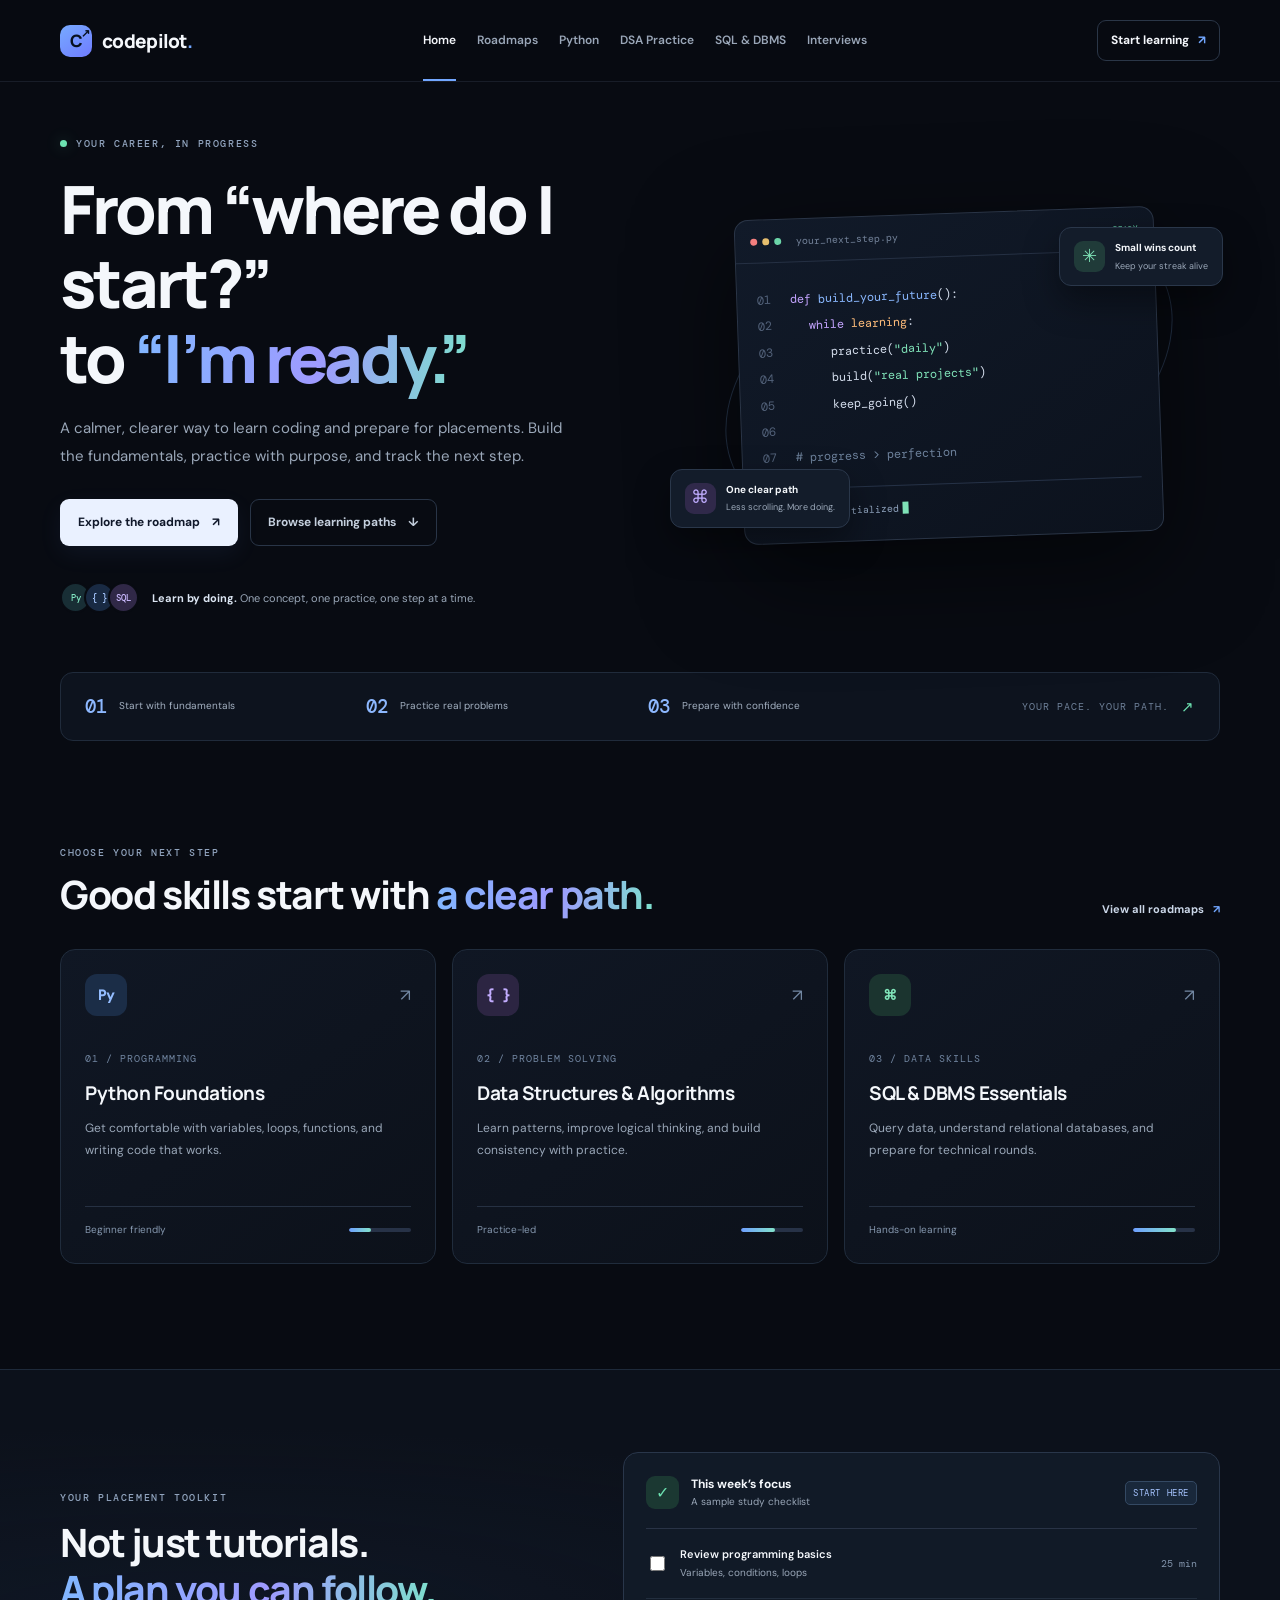
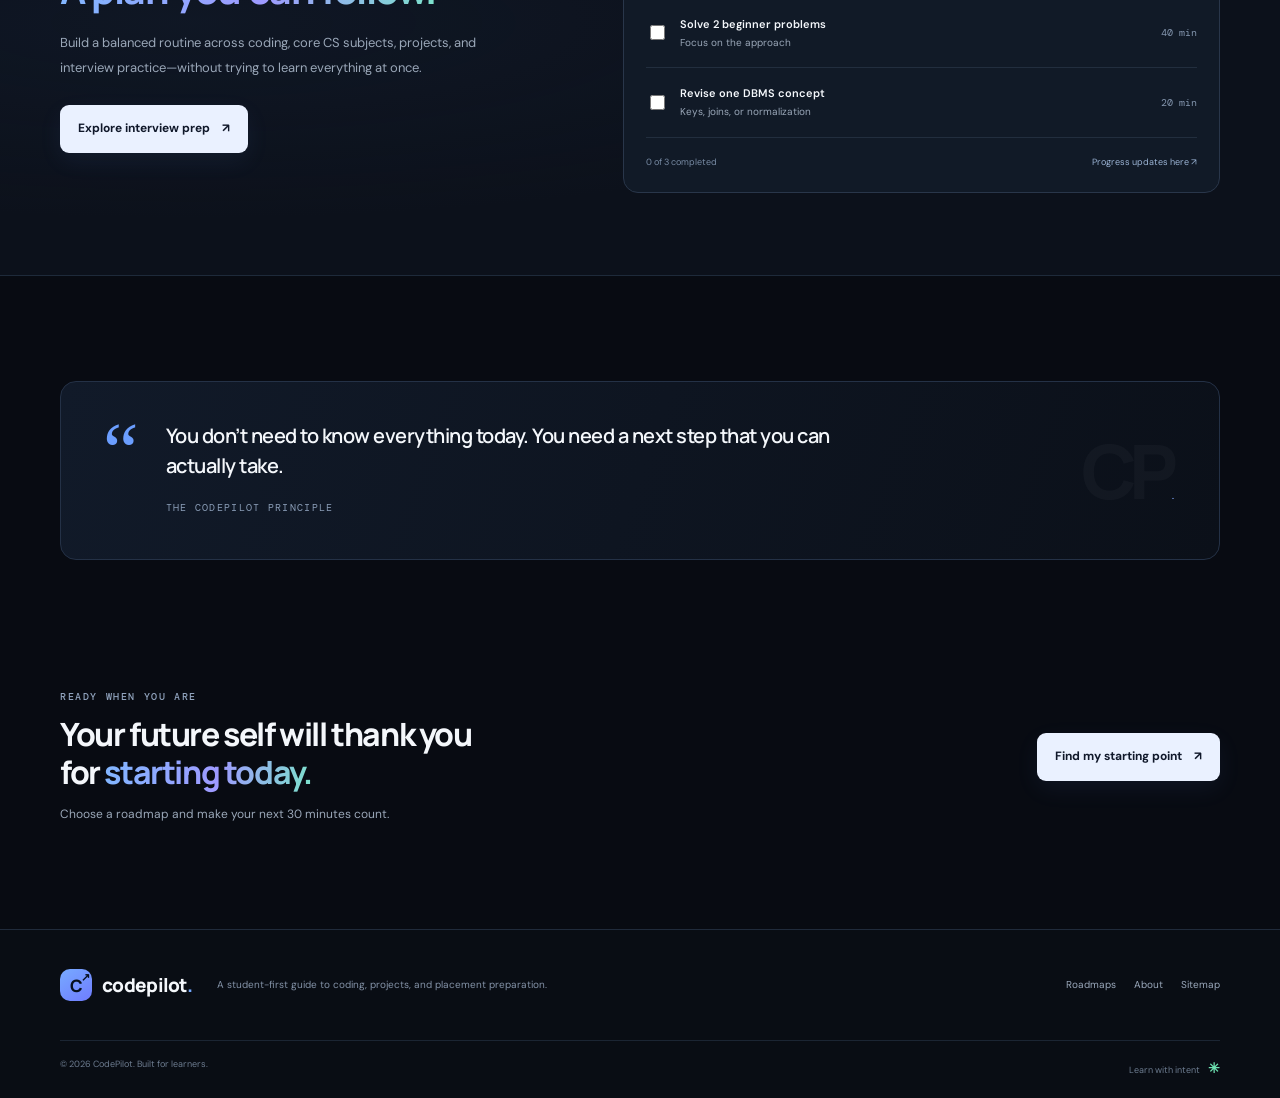
<file: index.html>
<!doctype html>
<html lang="en">
<head>
  <meta charset="utf-8">
  <meta name="viewport" content="width=device-width, initial-scale=1">
  <title>CodePilot | Your Roadmap to Coding & Placements</title>
  <meta name="description" content="Learn programming step by step with practical roadmaps, Python lessons, DSA practice, SQL essentials, and technical interview preparation.">
  <meta name="robots" content="index,follow">
  <link rel="canonical" href="https://YOUR-SITE-NAME.pages.dev/">
  <meta property="og:title" content="CodePilot — Learn. Build. Get Hired.">
  <meta property="og:description" content="A practical, student-first hub for coding skills and placement preparation.">
  <meta property="og:type" content="website">
  <meta name="theme-color" content="#080b12">
  <link rel="icon" href="assets/favicon.svg" type="image/svg+xml">
  <link rel="stylesheet" href="assets/style.css">
  <script defer src="assets/main.js"></script>
  <script type="application/ld+json">
  {"@context":"https://schema.org","@type":"WebSite","name":"CodePilot","description":"A practical hub for coding and placement preparation","url":"https://YOUR-SITE-NAME.pages.dev/"}
  </script>
</head>
<body>
<header class="site-header">
  <a class="brand" href="index.html" aria-label="CodePilot home"><span class="brand-mark">C<span>↗</span></span><span>codepilot<span class="brand-dot">.</span></span></a>
  <button class="menu-toggle" aria-label="Toggle navigation" aria-expanded="false">☰</button>
  <nav class="nav" aria-label="Main navigation">
    <a class="active" href="index.html">Home</a>
    <a href="roadmap.html">Roadmaps</a>
    <a href="python.html">Python</a>
    <a href="dsa.html">DSA Practice</a>
    <a href="sql.html">SQL & DBMS</a>
    <a href="interviews.html">Interviews</a>
  </nav>
  <a class="header-cta" href="roadmap.html">Start learning <span>↗</span></a>
</header>
<main>
  <section class="hero container">
    <div class="hero-copy">
      <div class="eyebrow"><span class="eyebrow-dot"></span> YOUR CAREER, IN PROGRESS</div>
      <h1>From “where do I start?”<br>to <span class="gradient-text">“I’m ready.”</span></h1>
      <p class="hero-lede">A calmer, clearer way to learn coding and prepare for placements. Build the fundamentals, practice with purpose, and track the next step.</p>
      <div class="hero-actions"><a class="button button-primary" href="roadmap.html">Explore the roadmap <span>↗</span></a><a class="button button-quiet" href="#paths">Browse learning paths <span>↓</span></a></div>
      <div class="proof-row"><div class="avatar-stack"><span>Py</span><span>{ }</span><span>SQL</span></div><p><strong>Learn by doing.</strong> One concept, one practice, one step at a time.</p></div>
    </div>
    <div class="hero-visual" aria-label="Illustration of a coding workspace">
      <div class="visual-glow"></div>
      <div class="code-window">
        <div class="window-top"><div class="window-dots"><i></i><i></i><i></i></div><span>your_next_step.py</span><span class="window-status">● READY</span></div>
        <div class="code-content">
          <div class="line"><span class="ln">01</span><span><b class="code-purple">def</b> <b class="code-blue">build_your_future</b>():</span></div>
          <div class="line"><span class="ln">02</span><span class="indent"><b class="code-purple">while</b> <b class="code-orange">learning</b>:</span></div>
          <div class="line"><span class="ln">03</span><span class="indent2">practice(<b class="code-green">"daily"</b>)</span></div>
          <div class="line"><span class="ln">04</span><span class="indent2">build(<b class="code-green">"real projects"</b>)</span></div>
          <div class="line"><span class="ln">05</span><span class="indent2">keep_going()</span></div>
          <div class="line"><span class="ln">06</span><span></span></div>
          <div class="line"><span class="ln">07</span><span><b class="code-comment"># progress > perfection</b></span></div>
          <div class="terminal-output"><span class="terminal-arrow">›</span> Mission initialized<span class="cursor"></span></div>
        </div>
      </div>
      <div class="floating-card float-one"><span class="float-icon">✳</span><div><strong>Small wins count</strong><small>Keep your streak alive</small></div></div>
      <div class="floating-card float-two"><span class="float-icon purple">⌘</span><div><strong>One clear path</strong><small>Less scrolling. More doing.</small></div></div>
      <div class="orbit orbit-one"></div><div class="orbit orbit-two"></div>
    </div>
  </section>
  <section class="stats-strip container">
    <div><strong>01</strong><span>Start with fundamentals</span></div><div><strong>02</strong><span>Practice real problems</span></div><div><strong>03</strong><span>Prepare with confidence</span></div><div class="strip-end">YOUR PACE. YOUR PATH. <span>↗</span></div>
  </section>
  <section class="section container" id="paths">
    <div class="section-heading"><div><div class="eyebrow">CHOOSE YOUR NEXT STEP</div><h2>Good skills start with <span class="gradient-text">a clear path.</span></h2></div><a class="text-link" href="roadmap.html">View all roadmaps <span>↗</span></a></div>
    <div class="path-grid">
      <a class="path-card" href="python.html"><div class="card-top"><span class="card-icon icon-blue">Py</span><span class="card-arrow">↗</span></div><span class="card-label">01 / PROGRAMMING</span><h3>Python Foundations</h3><p>Get comfortable with variables, loops, functions, and writing code that works.</p><div class="card-bottom"><span>Beginner friendly</span><span class="mini-progress"><i style="width:35%"></i></span></div></a>
      <a class="path-card" href="dsa.html"><div class="card-top"><span class="card-icon icon-purple">{ }</span><span class="card-arrow">↗</span></div><span class="card-label">02 / PROBLEM SOLVING</span><h3>Data Structures & Algorithms</h3><p>Learn patterns, improve logical thinking, and build consistency with practice.</p><div class="card-bottom"><span>Practice-led</span><span class="mini-progress"><i style="width:55%"></i></span></div></a>
      <a class="path-card" href="sql.html"><div class="card-top"><span class="card-icon icon-green">⌘</span><span class="card-arrow">↗</span></div><span class="card-label">03 / DATA SKILLS</span><h3>SQL & DBMS Essentials</h3><p>Query data, understand relational databases, and prepare for technical rounds.</p><div class="card-bottom"><span>Hands-on learning</span><span class="mini-progress"><i style="width:70%"></i></span></div></a>
    </div>
  </section>
  <section class="feature-band"><div class="container feature-inner"><div><div class="eyebrow">YOUR PLACEMENT TOOLKIT</div><h2>Not just tutorials.<br><span class="gradient-text">A plan you can follow.</span></h2><p>Build a balanced routine across coding, core CS subjects, projects, and interview practice—without trying to learn everything at once.</p><a class="button button-primary" href="interviews.html">Explore interview prep <span>↗</span></a></div><div class="checklist-card"><div class="checklist-head"><span class="checklist-symbol">✓</span><div><strong>This week’s focus</strong><small>A sample study checklist</small></div><span class="tag">START HERE</span></div><label class="task-row"><input type="checkbox"> <span><b>Review programming basics</b><small>Variables, conditions, loops</small></span><em>25 min</em></label><label class="task-row"><input type="checkbox"> <span><b>Solve 2 beginner problems</b><small>Focus on the approach</small></span><em>40 min</em></label><label class="task-row"><input type="checkbox"> <span><b>Revise one DBMS concept</b><small>Keys, joins, or normalization</small></span><em>20 min</em></label><div class="checklist-foot"><span class="task-count">0 of 3 completed</span><span>Progress updates here ↗</span></div></div></div></section>
  <section class="section container"><div class="quote-panel"><div class="quote-mark">“</div><div><p>You don’t need to know everything today. You need a next step that you can actually take.</p><span>THE CODEPILOT PRINCIPLE</span></div><div class="quote-decoration">CP<span>.</span></div></div></section>
  <section class="final-cta container"><div><div class="eyebrow">READY WHEN YOU ARE</div><h2>Your future self will thank you<br>for <span class="gradient-text">starting today.</span></h2><p>Choose a roadmap and make your next 30 minutes count.</p></div><a class="button button-primary" href="roadmap.html">Find my starting point <span>↗</span></a></section>
</main>
<footer class="site-footer"><div class="container footer-main"><a class="brand" href="index.html"><span class="brand-mark">C<span>↗</span></span><span>codepilot<span class="brand-dot">.</span></span></a><p>A student-first guide to coding, projects, and placement preparation.</p><div class="footer-links"><a href="roadmap.html">Roadmaps</a><a href="about.html">About</a><a href="sitemap.xml">Sitemap</a></div></div><div class="container footer-bottom"><span>© <span id="year"></span> CodePilot. Built for learners.</span><span>Learn with intent <b>✳</b></span></div></footer>
</body></html>
</file>
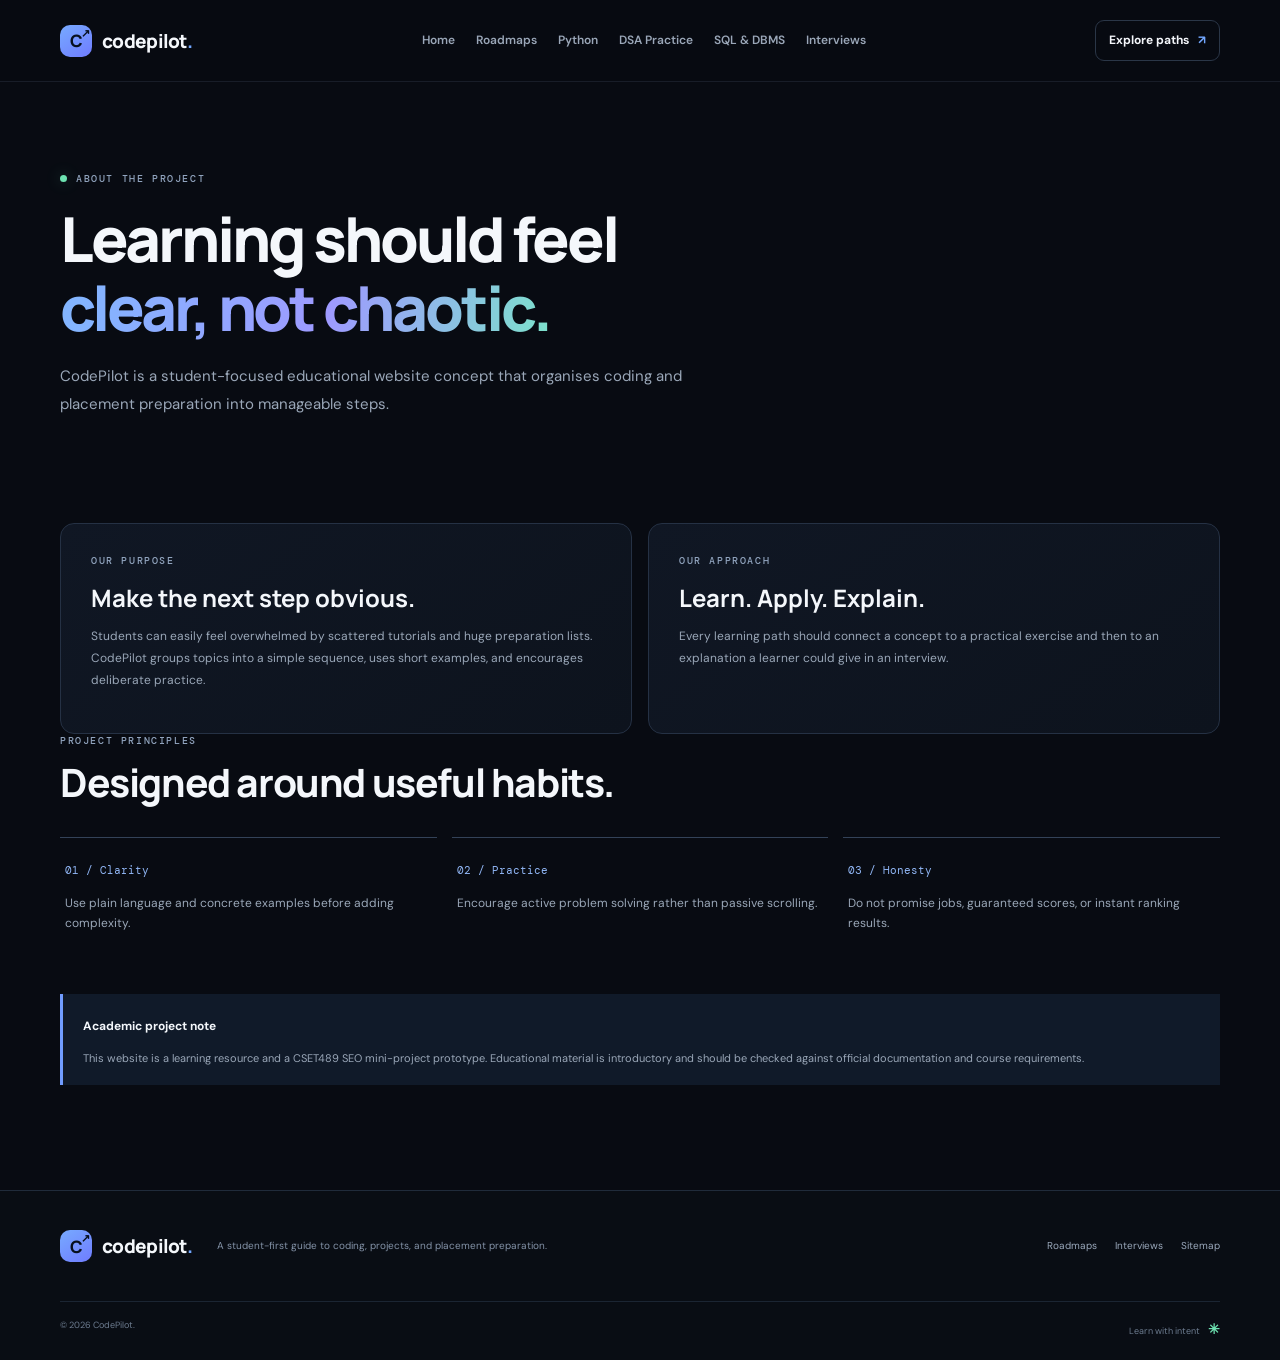
<file: about.html>
<!doctype html>
<html lang="en"><head><meta charset="utf-8"><meta name="viewport" content="width=device-width,initial-scale=1"><title>About CodePilot | A Student-First Coding Guide</title><meta name="description" content="Learn about CodePilot, an independent learning project designed to organise coding fundamentals and placement preparation for students."><meta name="robots" content="index,follow"><link rel="canonical" href="https://YOUR-SITE-NAME.pages.dev/about.html"><meta name="theme-color" content="#080b12"><link rel="icon" href="assets/favicon.svg" type="image/svg+xml"><link rel="stylesheet" href="assets/style.css"><script defer src="assets/main.js"></script></head>
<body><header class="site-header"><a class="brand" href="index.html"><span class="brand-mark">C<span>↗</span></span><span>codepilot<span class="brand-dot">.</span></span></a><button class="menu-toggle" aria-label="Toggle navigation" aria-expanded="false">☰</button><nav class="nav"><a href="index.html">Home</a><a href="roadmap.html">Roadmaps</a><a href="python.html">Python</a><a href="dsa.html">DSA Practice</a><a href="sql.html">SQL & DBMS</a><a href="interviews.html">Interviews</a></nav><a class="header-cta" href="roadmap.html">Explore paths <span>↗</span></a></header>
<main><section class="page-hero container"><div class="eyebrow"><span class="eyebrow-dot"></span> ABOUT THE PROJECT</div><h1>Learning should feel<br><span class="gradient-text">clear, not chaotic.</span></h1><p>CodePilot is a student-focused educational website concept that organises coding and placement preparation into manageable steps.</p></section><section class="section container"><div class="about-grid"><article class="about-panel"><div class="eyebrow">OUR PURPOSE</div><h2>Make the next step obvious.</h2><p>Students can easily feel overwhelmed by scattered tutorials and huge preparation lists. CodePilot groups topics into a simple sequence, uses short examples, and encourages deliberate practice.</p></article><article class="about-panel"><div class="eyebrow">OUR APPROACH</div><h2>Learn. Apply. Explain.</h2><p>Every learning path should connect a concept to a practical exercise and then to an explanation a learner could give in an interview.</p></article></div><div class="section-heading"><div><div class="eyebrow">PROJECT PRINCIPLES</div><h2>Designed around useful habits.</h2></div></div><div class="principle-grid"><div><b>01 / Clarity</b><p>Use plain language and concrete examples before adding complexity.</p></div><div><b>02 / Practice</b><p>Encourage active problem solving rather than passive scrolling.</p></div><div><b>03 / Honesty</b><p>Do not promise jobs, guaranteed scores, or instant ranking results.</p></div></div><div class="notice"><b>Academic project note</b><p>This website is a learning resource and a CSET489 SEO mini-project prototype. Educational material is introductory and should be checked against official documentation and course requirements.</p></div></section></main><footer class="site-footer"><div class="container footer-main"><a class="brand" href="index.html"><span class="brand-mark">C<span>↗</span></span><span>codepilot<span class="brand-dot">.</span></span></a><p>A student-first guide to coding, projects, and placement preparation.</p><div class="footer-links"><a href="roadmap.html">Roadmaps</a><a href="interviews.html">Interviews</a><a href="sitemap.xml">Sitemap</a></div></div><div class="container footer-bottom"><span>© <span id="year"></span> CodePilot.</span><span>Learn with intent <b>✳</b></span></div></footer></body></html>
</file>
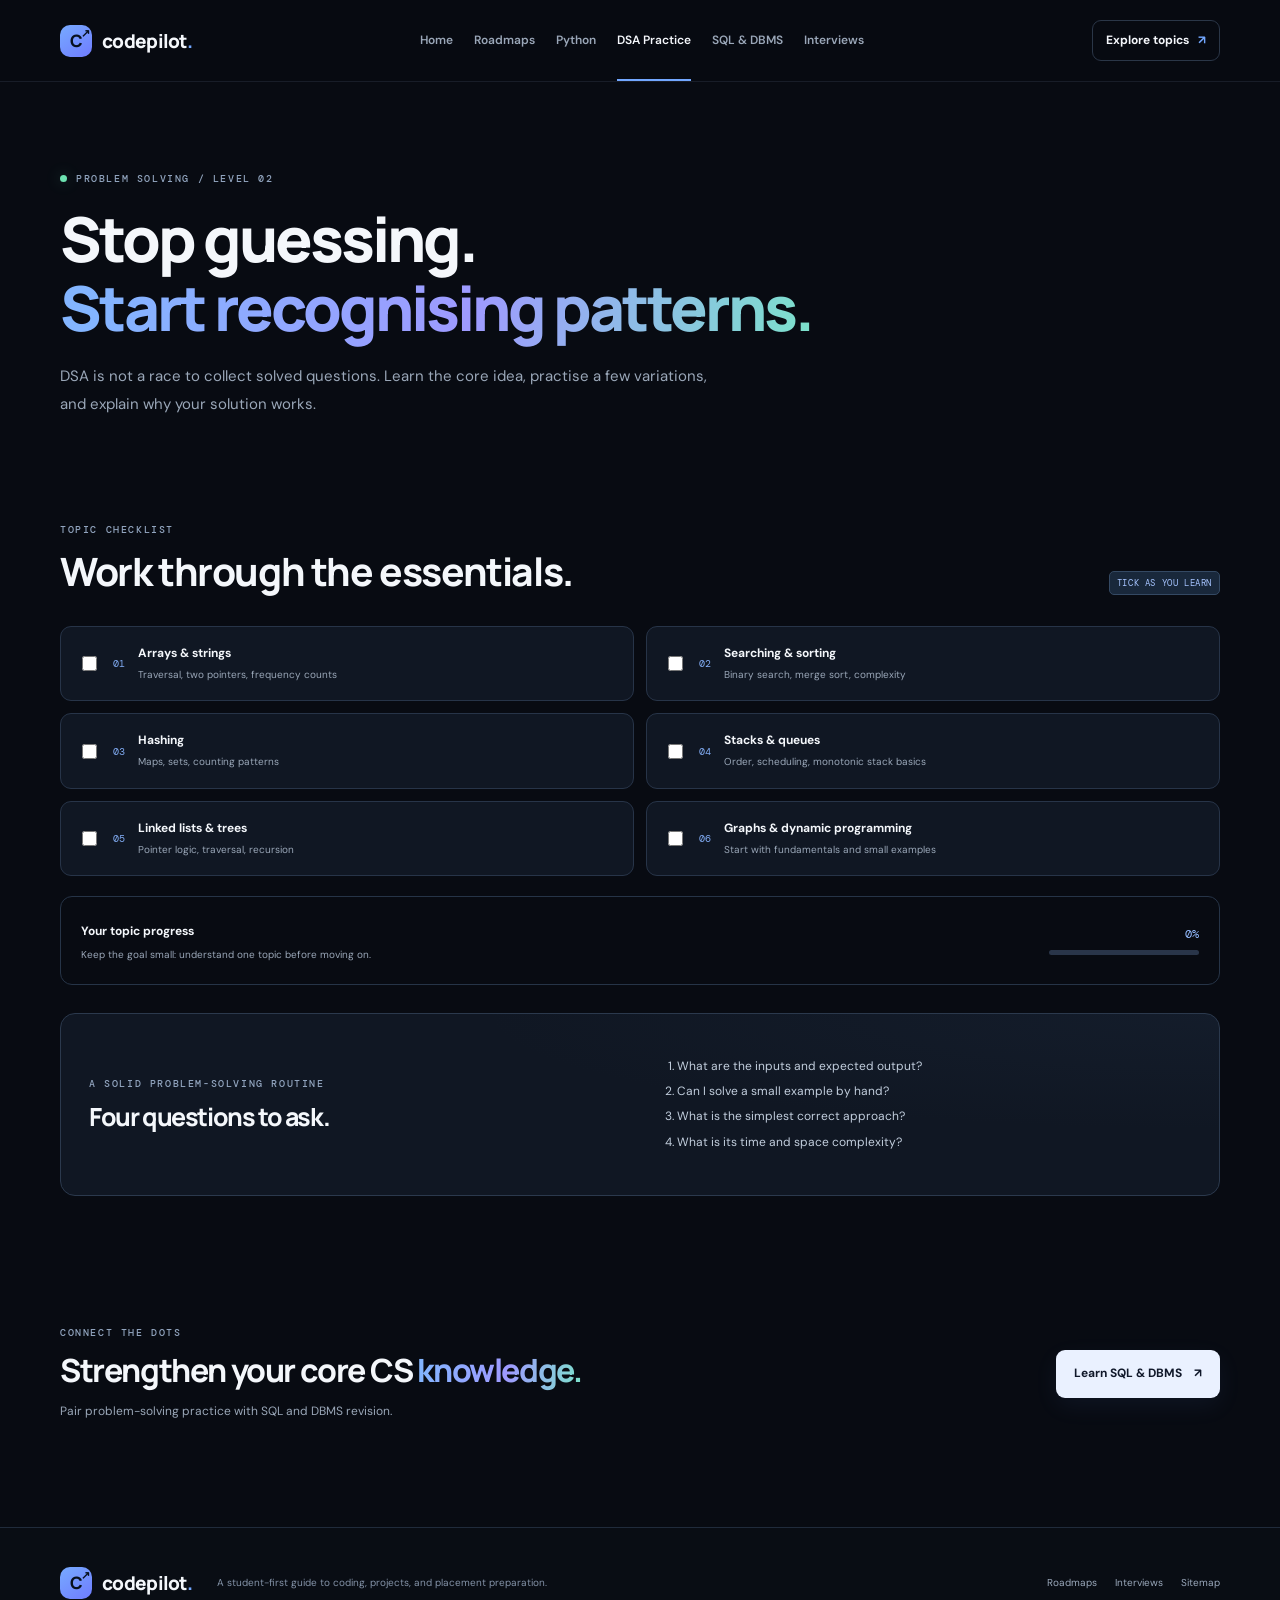
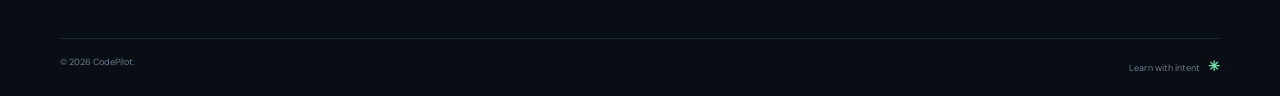
<file: dsa.html>
<!doctype html>
<html lang="en"><head><meta charset="utf-8"><meta name="viewport" content="width=device-width,initial-scale=1"><title>DSA Practice Roadmap for Placements | CodePilot</title><meta name="description" content="Explore a structured DSA practice plan for placements: arrays, strings, searching, sorting, stacks, queues, trees, graphs, and complexity."><meta name="robots" content="index,follow"><link rel="canonical" href="https://YOUR-SITE-NAME.pages.dev/dsa.html"><meta name="theme-color" content="#080b12"><link rel="icon" href="assets/favicon.svg" type="image/svg+xml"><link rel="stylesheet" href="assets/style.css"><script defer src="assets/main.js"></script></head>
<body><header class="site-header"><a class="brand" href="index.html"><span class="brand-mark">C<span>↗</span></span><span>codepilot<span class="brand-dot">.</span></span></a><button class="menu-toggle" aria-label="Toggle navigation" aria-expanded="false">☰</button><nav class="nav"><a href="index.html">Home</a><a href="roadmap.html">Roadmaps</a><a href="python.html">Python</a><a class="active" href="dsa.html">DSA Practice</a><a href="sql.html">SQL & DBMS</a><a href="interviews.html">Interviews</a></nav><a class="header-cta" href="#topics">Explore topics <span>↗</span></a></header>
<main><section class="page-hero container"><div class="eyebrow"><span class="eyebrow-dot"></span> PROBLEM SOLVING / LEVEL 02</div><h1>Stop guessing.<br><span class="gradient-text">Start recognising patterns.</span></h1><p>DSA is not a race to collect solved questions. Learn the core idea, practise a few variations, and explain why your solution works.</p></section><section class="section container" id="topics"><div class="section-heading"><div><div class="eyebrow">TOPIC CHECKLIST</div><h2>Work through the essentials.</h2></div><span class="tag">TICK AS YOU LEARN</span></div><div class="topic-grid">
<label class="topic-card"><input type="checkbox"><span class="topic-id">01</span><span><b>Arrays & strings</b><small>Traversal, two pointers, frequency counts</small></span></label>
<label class="topic-card"><input type="checkbox"><span class="topic-id">02</span><span><b>Searching & sorting</b><small>Binary search, merge sort, complexity</small></span></label>
<label class="topic-card"><input type="checkbox"><span class="topic-id">03</span><span><b>Hashing</b><small>Maps, sets, counting patterns</small></span></label>
<label class="topic-card"><input type="checkbox"><span class="topic-id">04</span><span><b>Stacks & queues</b><small>Order, scheduling, monotonic stack basics</small></span></label>
<label class="topic-card"><input type="checkbox"><span class="topic-id">05</span><span><b>Linked lists & trees</b><small>Pointer logic, traversal, recursion</small></span></label>
<label class="topic-card"><input type="checkbox"><span class="topic-id">06</span><span><b>Graphs & dynamic programming</b><small>Start with fundamentals and small examples</small></span></label>
</div><div class="progress-panel"><div><strong>Your topic progress</strong><p>Keep the goal small: understand one topic before moving on.</p></div><div class="progress-value"><b id="dsa-progress">0%</b><div class="progress-track"><i id="dsa-bar"></i></div></div></div><div class="practice-box"><div><div class="eyebrow">A SOLID PROBLEM-SOLVING ROUTINE</div><h2>Four questions to ask.</h2></div><ol class="numbered-list"><li>What are the inputs and expected output?</li><li>Can I solve a small example by hand?</li><li>What is the simplest correct approach?</li><li>What is its time and space complexity?</li></ol></div></section><section class="final-cta container"><div><div class="eyebrow">CONNECT THE DOTS</div><h2>Strengthen your core CS <span class="gradient-text">knowledge.</span></h2><p>Pair problem-solving practice with SQL and DBMS revision.</p></div><a class="button button-primary" href="sql.html">Learn SQL & DBMS <span>↗</span></a></section></main><footer class="site-footer"><div class="container footer-main"><a class="brand" href="index.html"><span class="brand-mark">C<span>↗</span></span><span>codepilot<span class="brand-dot">.</span></span></a><p>A student-first guide to coding, projects, and placement preparation.</p><div class="footer-links"><a href="roadmap.html">Roadmaps</a><a href="interviews.html">Interviews</a><a href="sitemap.xml">Sitemap</a></div></div><div class="container footer-bottom"><span>© <span id="year"></span> CodePilot.</span><span>Learn with intent <b>✳</b></span></div></footer></body></html>
</file>
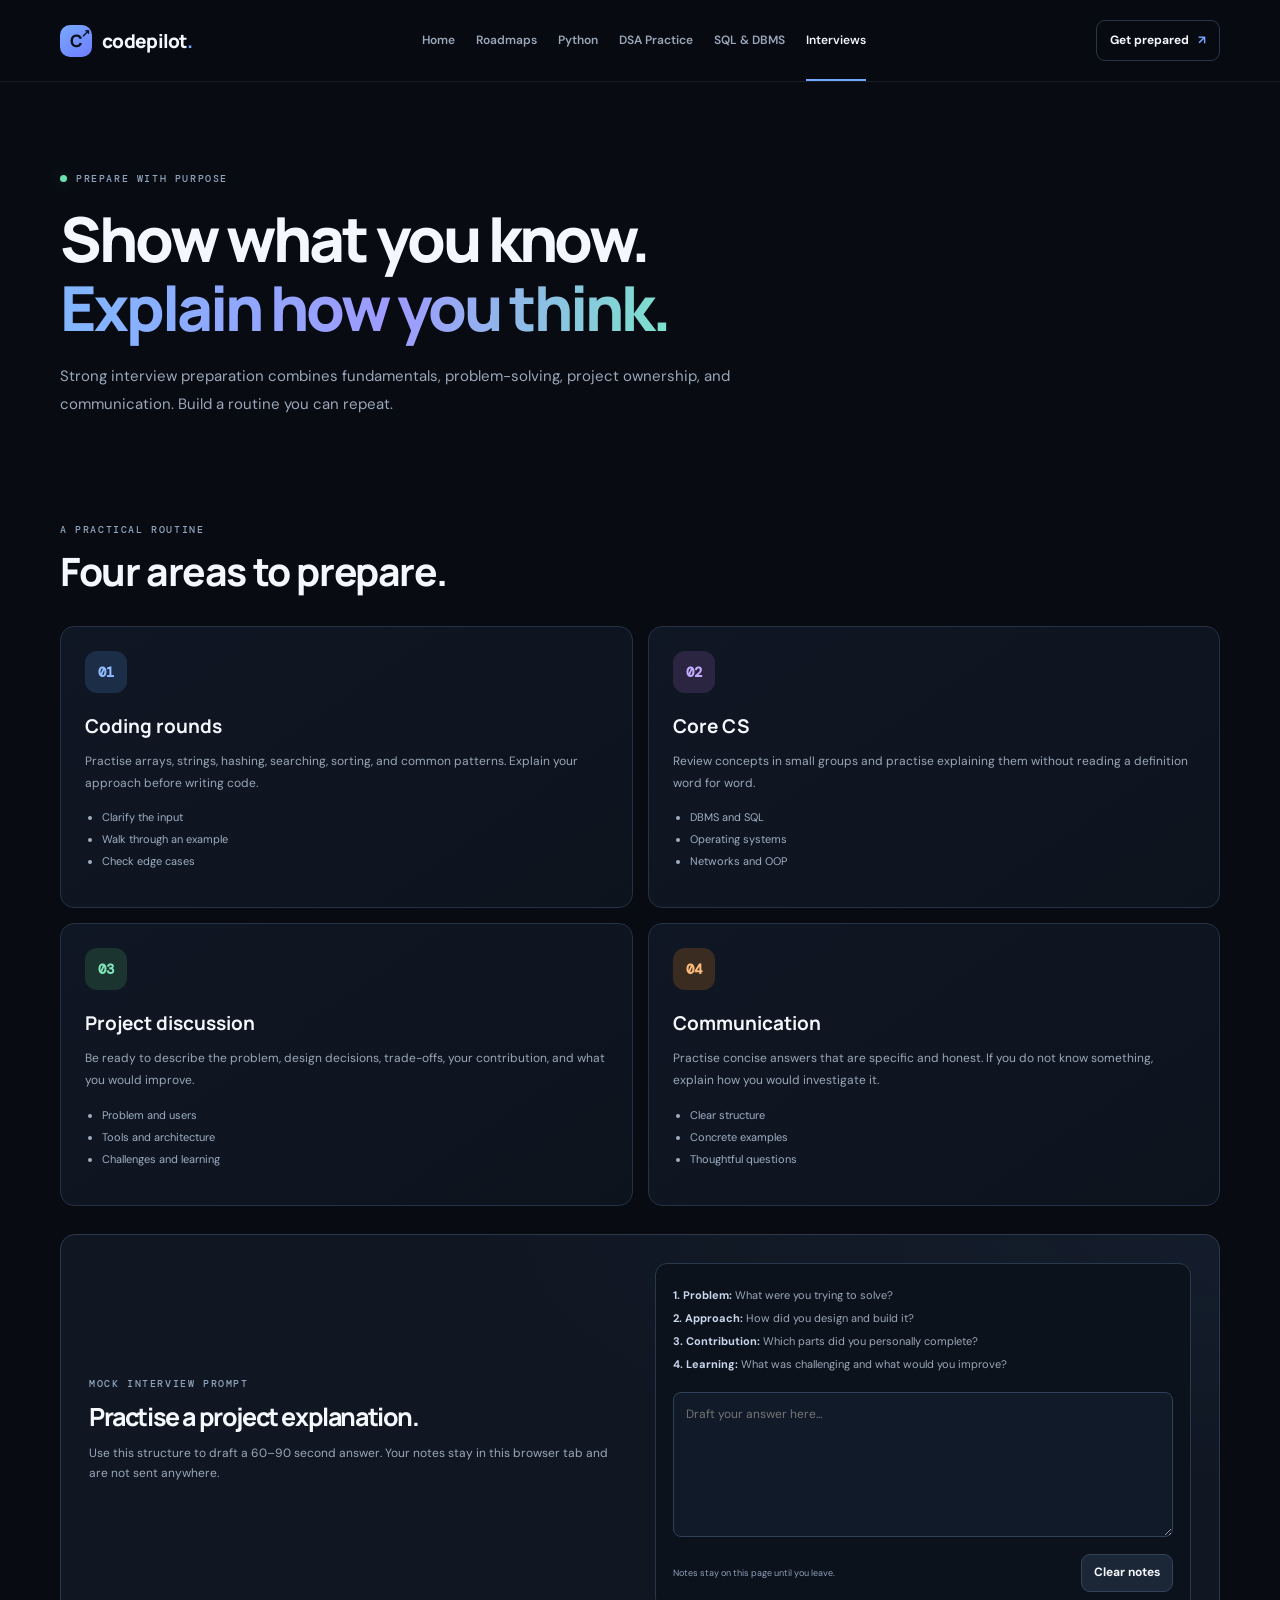
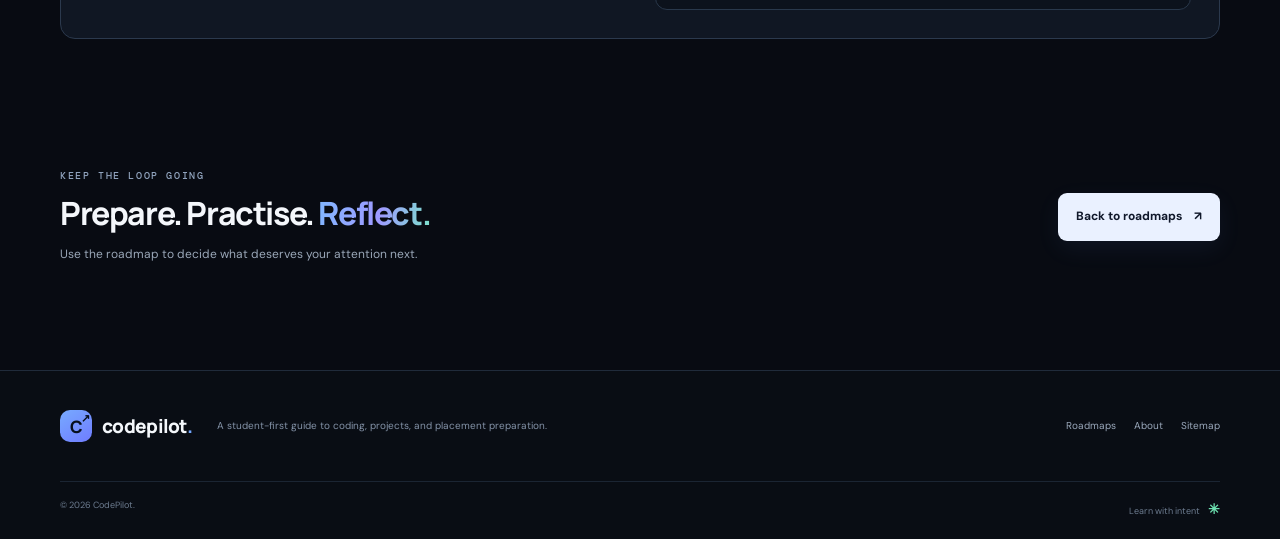
<file: interviews.html>
<!doctype html>
<html lang="en"><head><meta charset="utf-8"><meta name="viewport" content="width=device-width,initial-scale=1"><title>Technical Interview Preparation for Students | CodePilot</title><meta name="description" content="Prepare for technical placements with coding interview routines, project explanations, core CS revision, and practical mock interview prompts."><meta name="robots" content="index,follow"><link rel="canonical" href="https://YOUR-SITE-NAME.pages.dev/interviews.html"><meta name="theme-color" content="#080b12"><link rel="icon" href="assets/favicon.svg" type="image/svg+xml"><link rel="stylesheet" href="assets/style.css"><script defer src="assets/main.js"></script></head>
<body><header class="site-header"><a class="brand" href="index.html"><span class="brand-mark">C<span>↗</span></span><span>codepilot<span class="brand-dot">.</span></span></a><button class="menu-toggle" aria-label="Toggle navigation" aria-expanded="false">☰</button><nav class="nav"><a href="index.html">Home</a><a href="roadmap.html">Roadmaps</a><a href="python.html">Python</a><a href="dsa.html">DSA Practice</a><a href="sql.html">SQL & DBMS</a><a class="active" href="interviews.html">Interviews</a></nav><a class="header-cta" href="#prep">Get prepared <span>↗</span></a></header>
<main><section class="page-hero container"><div class="eyebrow"><span class="eyebrow-dot"></span> PREPARE WITH PURPOSE</div><h1>Show what you know.<br><span class="gradient-text">Explain how you think.</span></h1><p>Strong interview preparation combines fundamentals, problem-solving, project ownership, and communication. Build a routine you can repeat.</p></section><section class="section container" id="prep"><div class="section-heading"><div><div class="eyebrow">A PRACTICAL ROUTINE</div><h2>Four areas to prepare.</h2></div></div><div class="interview-grid"><article class="interview-card"><span class="card-icon icon-blue">01</span><h3>Coding rounds</h3><p>Practise arrays, strings, hashing, searching, sorting, and common patterns. Explain your approach before writing code.</p><ul><li>Clarify the input</li><li>Walk through an example</li><li>Check edge cases</li></ul></article><article class="interview-card"><span class="card-icon icon-purple">02</span><h3>Core CS</h3><p>Review concepts in small groups and practise explaining them without reading a definition word for word.</p><ul><li>DBMS and SQL</li><li>Operating systems</li><li>Networks and OOP</li></ul></article><article class="interview-card"><span class="card-icon icon-green">03</span><h3>Project discussion</h3><p>Be ready to describe the problem, design decisions, trade-offs, your contribution, and what you would improve.</p><ul><li>Problem and users</li><li>Tools and architecture</li><li>Challenges and learning</li></ul></article><article class="interview-card"><span class="card-icon icon-orange">04</span><h3>Communication</h3><p>Practise concise answers that are specific and honest. If you do not know something, explain how you would investigate it.</p><ul><li>Clear structure</li><li>Concrete examples</li><li>Thoughtful questions</li></ul></article></div>
<div class="practice-box"><div><div class="eyebrow">MOCK INTERVIEW PROMPT</div><h2>Practise a project explanation.</h2><p>Use this structure to draft a 60–90 second answer. Your notes stay in this browser tab and are not sent anywhere.</p></div><div class="prompt-template"><p><b>1. Problem:</b> What were you trying to solve?</p><p><b>2. Approach:</b> How did you design and build it?</p><p><b>3. Contribution:</b> Which parts did you personally complete?</p><p><b>4. Learning:</b> What was challenging and what would you improve?</p><textarea id="answer-notes" rows="6" placeholder="Draft your answer here..."></textarea><div class="notes-actions"><span id="save-status" aria-live="polite">Notes stay on this page until you leave.</span><button class="button button-small" id="clear-notes" type="button">Clear notes</button></div></div></div></section><section class="final-cta container"><div><div class="eyebrow">KEEP THE LOOP GOING</div><h2>Prepare. Practise. <span class="gradient-text">Reflect.</span></h2><p>Use the roadmap to decide what deserves your attention next.</p></div><a class="button button-primary" href="roadmap.html">Back to roadmaps <span>↗</span></a></section></main><footer class="site-footer"><div class="container footer-main"><a class="brand" href="index.html"><span class="brand-mark">C<span>↗</span></span><span>codepilot<span class="brand-dot">.</span></span></a><p>A student-first guide to coding, projects, and placement preparation.</p><div class="footer-links"><a href="roadmap.html">Roadmaps</a><a href="about.html">About</a><a href="sitemap.xml">Sitemap</a></div></div><div class="container footer-bottom"><span>© <span id="year"></span> CodePilot.</span><span>Learn with intent <b>✳</b></span></div></footer></body></html>
</file>
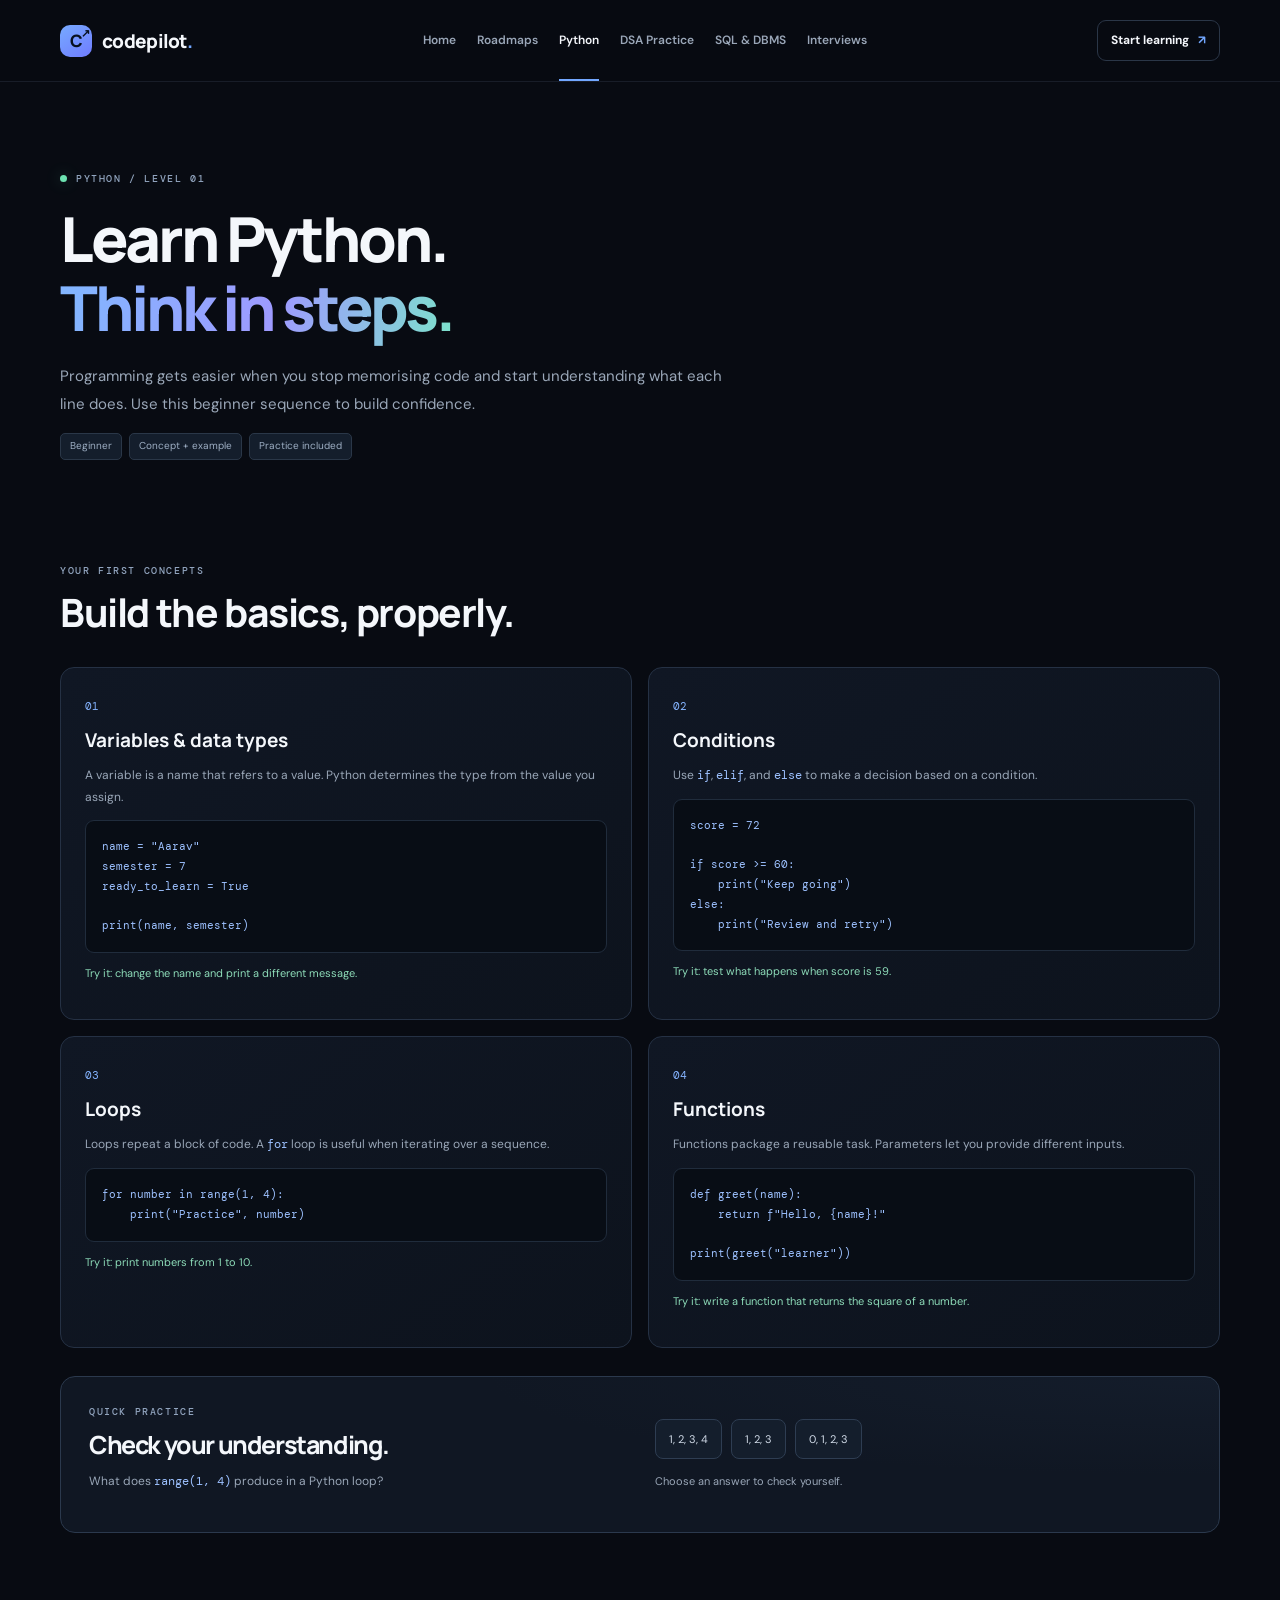
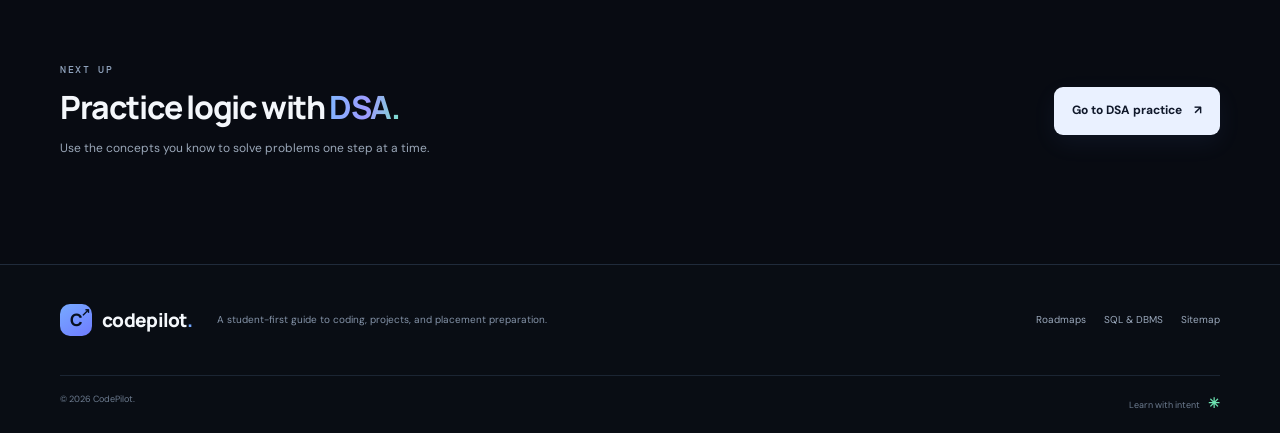
<file: python.html>
<!doctype html>
<html lang="en"><head><meta charset="utf-8"><meta name="viewport" content="width=device-width,initial-scale=1"><title>Python Basics for Beginners | CodePilot</title><meta name="description" content="Learn Python basics with clear examples covering variables, data types, conditions, loops, functions, and beginner practice tasks."><meta name="robots" content="index,follow"><link rel="canonical" href="https://YOUR-SITE-NAME.pages.dev/python.html"><meta name="theme-color" content="#080b12"><link rel="icon" href="assets/favicon.svg" type="image/svg+xml"><link rel="stylesheet" href="assets/style.css"><script defer src="assets/main.js"></script></head>
<body><header class="site-header"><a class="brand" href="index.html"><span class="brand-mark">C<span>↗</span></span><span>codepilot<span class="brand-dot">.</span></span></a><button class="menu-toggle" aria-label="Toggle navigation" aria-expanded="false">☰</button><nav class="nav"><a href="index.html">Home</a><a href="roadmap.html">Roadmaps</a><a class="active" href="python.html">Python</a><a href="dsa.html">DSA Practice</a><a href="sql.html">SQL & DBMS</a><a href="interviews.html">Interviews</a></nav><a class="header-cta" href="#lesson">Start learning <span>↗</span></a></header>
<main><section class="page-hero container"><div class="eyebrow"><span class="eyebrow-dot"></span> PYTHON / LEVEL 01</div><h1>Learn Python.<br><span class="gradient-text">Think in steps.</span></h1><p>Programming gets easier when you stop memorising code and start understanding what each line does. Use this beginner sequence to build confidence.</p><div class="chip-row"><span>Beginner</span><span>Concept + example</span><span>Practice included</span></div></section>
<section class="section container" id="lesson"><div class="section-heading"><div><div class="eyebrow">YOUR FIRST CONCEPTS</div><h2>Build the basics, properly.</h2></div></div><div class="lesson-grid">
<article class="lesson-card"><span class="lesson-number">01</span><h3>Variables & data types</h3><p>A variable is a name that refers to a value. Python determines the type from the value you assign.</p><pre><code>name = "Aarav"
semester = 7
ready_to_learn = True

print(name, semester)</code></pre><p class="tip">Try it: change the name and print a different message.</p></article>
<article class="lesson-card"><span class="lesson-number">02</span><h3>Conditions</h3><p>Use <code>if</code>, <code>elif</code>, and <code>else</code> to make a decision based on a condition.</p><pre><code>score = 72

if score >= 60:
    print("Keep going")
else:
    print("Review and retry")</code></pre><p class="tip">Try it: test what happens when score is 59.</p></article>
<article class="lesson-card"><span class="lesson-number">03</span><h3>Loops</h3><p>Loops repeat a block of code. A <code>for</code> loop is useful when iterating over a sequence.</p><pre><code>for number in range(1, 4):
    print("Practice", number)</code></pre><p class="tip">Try it: print numbers from 1 to 10.</p></article>
<article class="lesson-card"><span class="lesson-number">04</span><h3>Functions</h3><p>Functions package a reusable task. Parameters let you provide different inputs.</p><pre><code>def greet(name):
    return f"Hello, {name}!"

print(greet("learner"))</code></pre><p class="tip">Try it: write a function that returns the square of a number.</p></article>
</div><div class="practice-box"><div><div class="eyebrow">QUICK PRACTICE</div><h2>Check your understanding.</h2><p>What does <code>range(1, 4)</code> produce in a Python loop?</p></div><div class="quiz-options" data-quiz><button data-answer="wrong">1, 2, 3, 4</button><button data-answer="correct">1, 2, 3</button><button data-answer="wrong">0, 1, 2, 3</button><p class="quiz-feedback" aria-live="polite">Choose an answer to check yourself.</p></div></div></section><section class="final-cta container"><div><div class="eyebrow">NEXT UP</div><h2>Practice logic with <span class="gradient-text">DSA.</span></h2><p>Use the concepts you know to solve problems one step at a time.</p></div><a class="button button-primary" href="dsa.html">Go to DSA practice <span>↗</span></a></section></main>
<footer class="site-footer"><div class="container footer-main"><a class="brand" href="index.html"><span class="brand-mark">C<span>↗</span></span><span>codepilot<span class="brand-dot">.</span></span></a><p>A student-first guide to coding, projects, and placement preparation.</p><div class="footer-links"><a href="roadmap.html">Roadmaps</a><a href="sql.html">SQL & DBMS</a><a href="sitemap.xml">Sitemap</a></div></div><div class="container footer-bottom"><span>© <span id="year"></span> CodePilot.</span><span>Learn with intent <b>✳</b></span></div></footer></body></html>
</file>
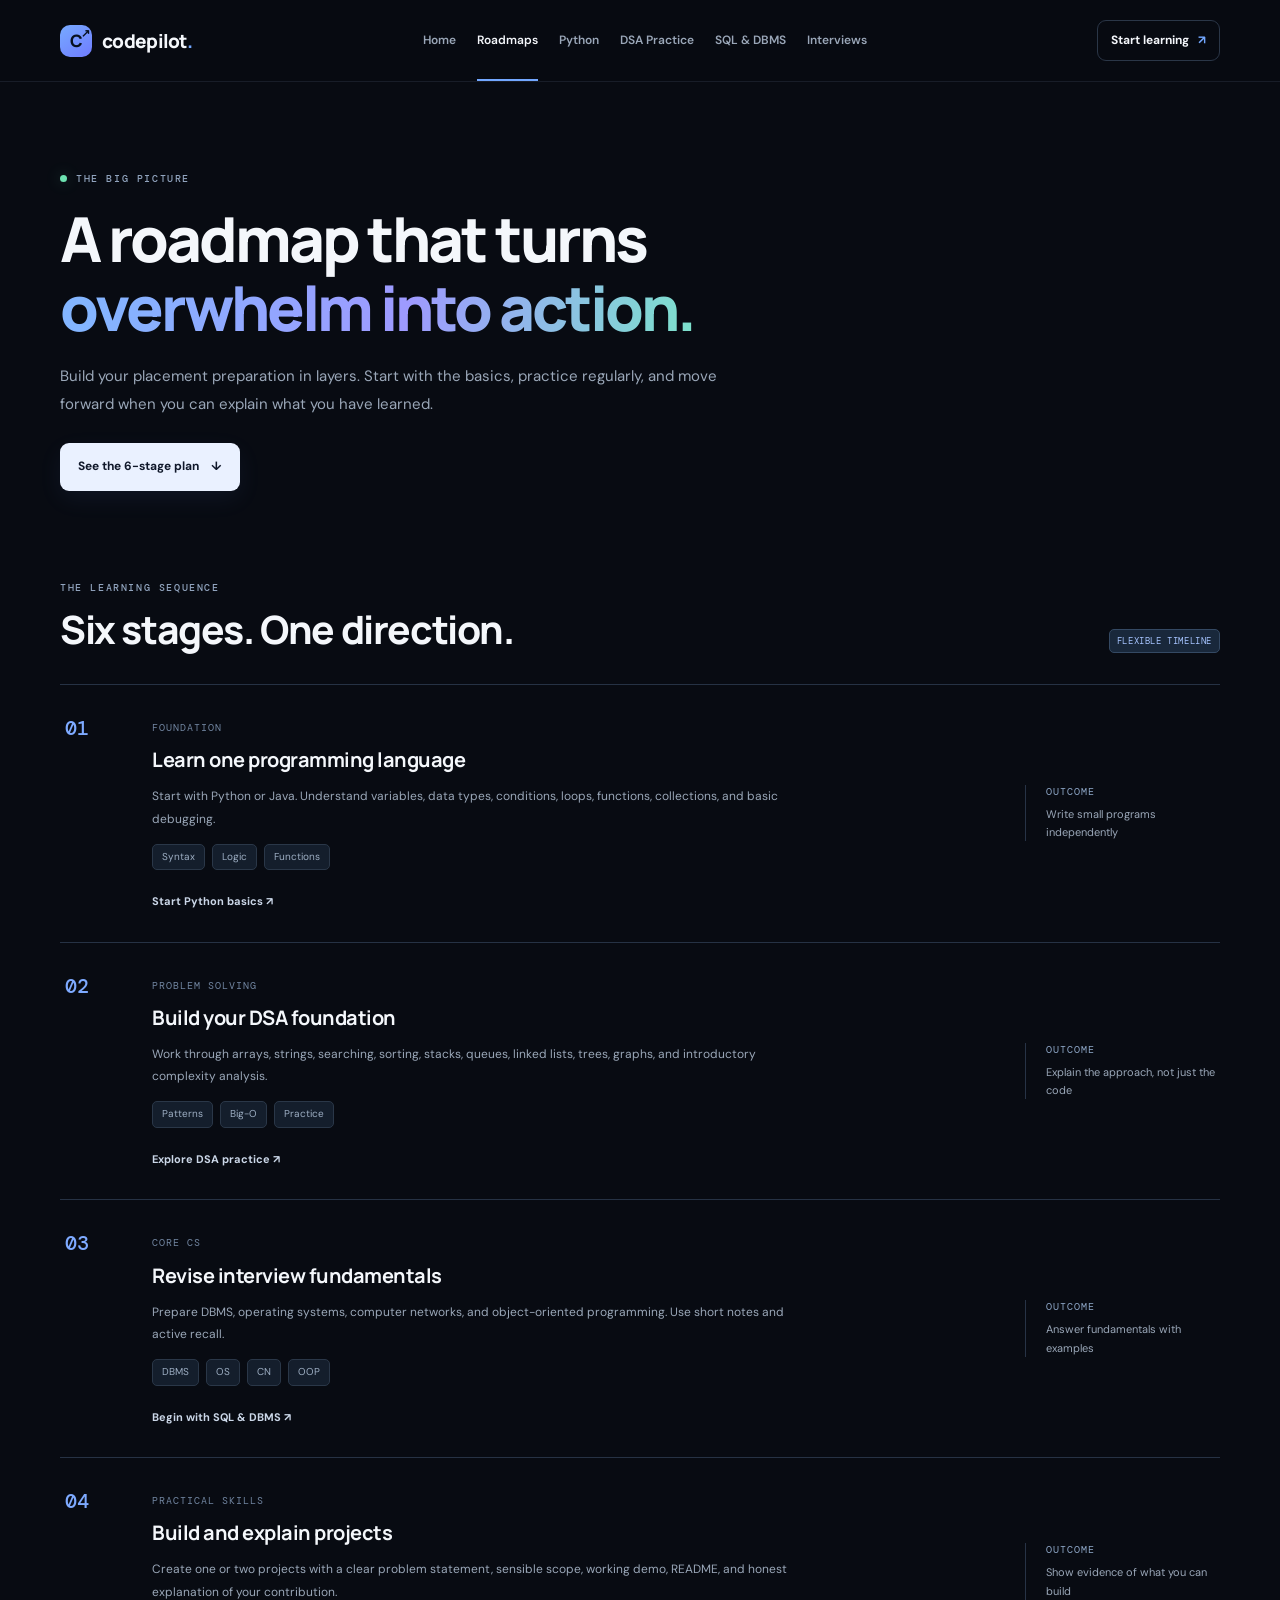
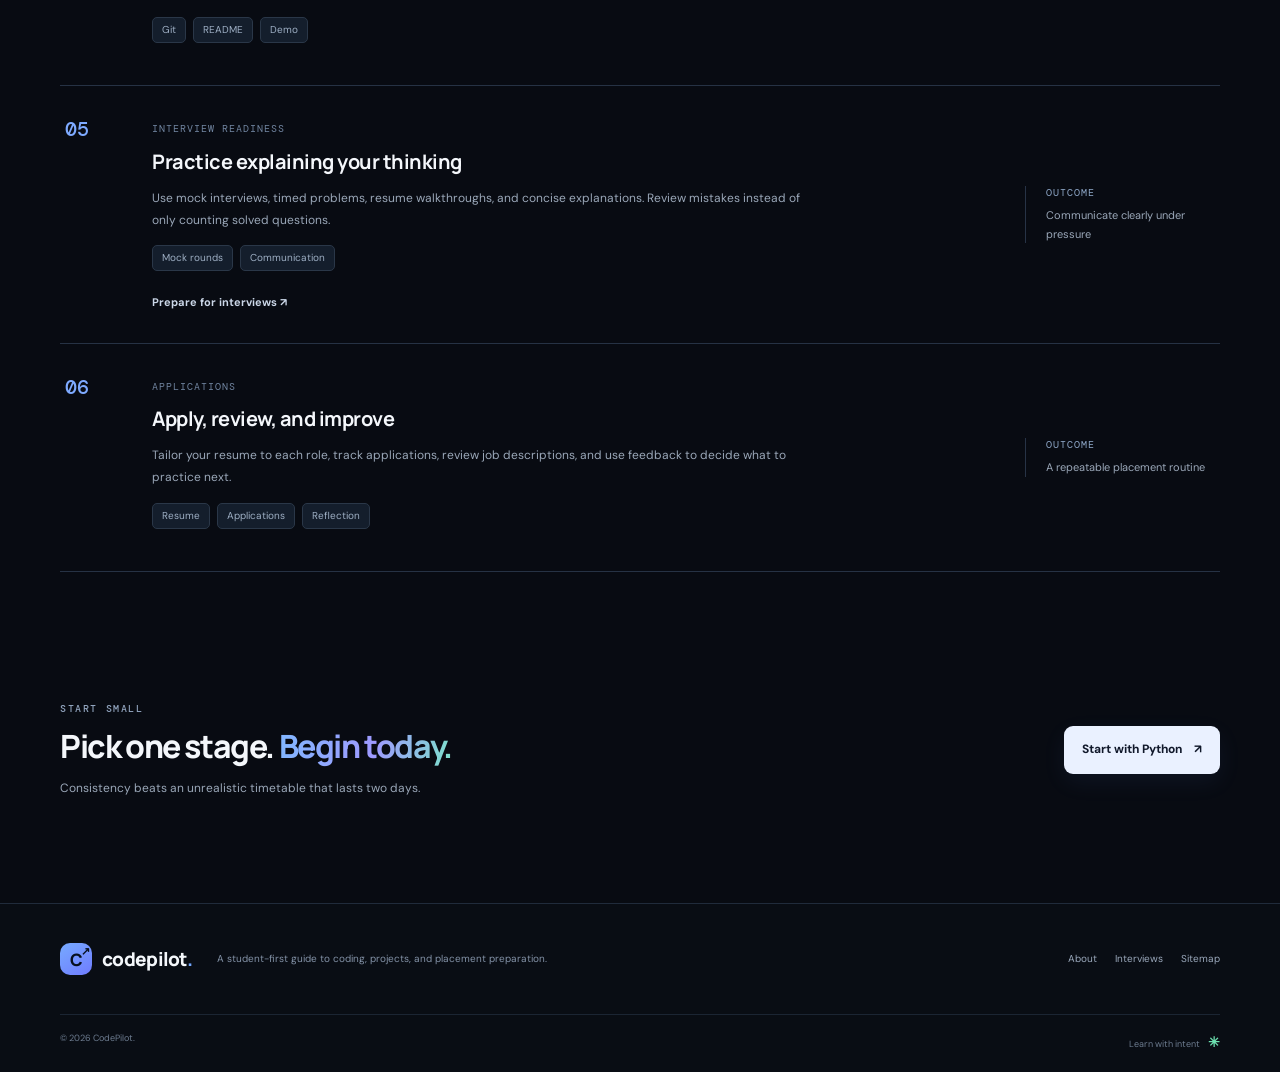
<file: roadmap.html>
<!doctype html>
<html lang="en"><head><meta charset="utf-8"><meta name="viewport" content="width=device-width,initial-scale=1"><title>Coding Roadmaps for Students | CodePilot</title><meta name="description" content="Follow practical coding and placement roadmaps covering programming, DSA, SQL, core CS, projects, and interviews."><meta name="robots" content="index,follow"><link rel="canonical" href="https://YOUR-SITE-NAME.pages.dev/roadmap.html"><meta name="theme-color" content="#080b12"><link rel="icon" href="assets/favicon.svg" type="image/svg+xml"><link rel="stylesheet" href="assets/style.css"><script defer src="assets/main.js"></script></head>
<body><header class="site-header"><a class="brand" href="index.html"><span class="brand-mark">C<span>↗</span></span><span>codepilot<span class="brand-dot">.</span></span></a><button class="menu-toggle" aria-label="Toggle navigation" aria-expanded="false">☰</button><nav class="nav"><a href="index.html">Home</a><a class="active" href="roadmap.html">Roadmaps</a><a href="python.html">Python</a><a href="dsa.html">DSA Practice</a><a href="sql.html">SQL & DBMS</a><a href="interviews.html">Interviews</a></nav><a class="header-cta" href="#roadmap">Start learning <span>↗</span></a></header>
<main><section class="page-hero container"><div class="eyebrow"><span class="eyebrow-dot"></span> THE BIG PICTURE</div><h1>A roadmap that turns<br><span class="gradient-text">overwhelm into action.</span></h1><p>Build your placement preparation in layers. Start with the basics, practice regularly, and move forward when you can explain what you have learned.</p><div class="hero-actions"><a class="button button-primary" href="#roadmap">See the 6-stage plan <span>↓</span></a></div></section>
<section class="section container" id="roadmap"><div class="section-heading"><div><div class="eyebrow">THE LEARNING SEQUENCE</div><h2>Six stages. One direction.</h2></div><span class="tag">FLEXIBLE TIMELINE</span></div><div class="roadmap-list">
<article class="roadmap-step"><div class="step-number">01</div><div class="step-content"><span class="card-label">FOUNDATION</span><h3>Learn one programming language</h3><p>Start with Python or Java. Understand variables, data types, conditions, loops, functions, collections, and basic debugging.</p><div class="chip-row"><span>Syntax</span><span>Logic</span><span>Functions</span></div><a class="text-link" href="python.html">Start Python basics ↗</a></div><div class="step-side"><b>Outcome</b><span>Write small programs independently</span></div></article>
<article class="roadmap-step"><div class="step-number">02</div><div class="step-content"><span class="card-label">PROBLEM SOLVING</span><h3>Build your DSA foundation</h3><p>Work through arrays, strings, searching, sorting, stacks, queues, linked lists, trees, graphs, and introductory complexity analysis.</p><div class="chip-row"><span>Patterns</span><span>Big-O</span><span>Practice</span></div><a class="text-link" href="dsa.html">Explore DSA practice ↗</a></div><div class="step-side"><b>Outcome</b><span>Explain the approach, not just the code</span></div></article>
<article class="roadmap-step"><div class="step-number">03</div><div class="step-content"><span class="card-label">CORE CS</span><h3>Revise interview fundamentals</h3><p>Prepare DBMS, operating systems, computer networks, and object-oriented programming. Use short notes and active recall.</p><div class="chip-row"><span>DBMS</span><span>OS</span><span>CN</span><span>OOP</span></div><a class="text-link" href="sql.html">Begin with SQL & DBMS ↗</a></div><div class="step-side"><b>Outcome</b><span>Answer fundamentals with examples</span></div></article>
<article class="roadmap-step"><div class="step-number">04</div><div class="step-content"><span class="card-label">PRACTICAL SKILLS</span><h3>Build and explain projects</h3><p>Create one or two projects with a clear problem statement, sensible scope, working demo, README, and honest explanation of your contribution.</p><div class="chip-row"><span>Git</span><span>README</span><span>Demo</span></div></div><div class="step-side"><b>Outcome</b><span>Show evidence of what you can build</span></div></article>
<article class="roadmap-step"><div class="step-number">05</div><div class="step-content"><span class="card-label">INTERVIEW READINESS</span><h3>Practice explaining your thinking</h3><p>Use mock interviews, timed problems, resume walkthroughs, and concise explanations. Review mistakes instead of only counting solved questions.</p><div class="chip-row"><span>Mock rounds</span><span>Communication</span></div><a class="text-link" href="interviews.html">Prepare for interviews ↗</a></div><div class="step-side"><b>Outcome</b><span>Communicate clearly under pressure</span></div></article>
<article class="roadmap-step"><div class="step-number">06</div><div class="step-content"><span class="card-label">APPLICATIONS</span><h3>Apply, review, and improve</h3><p>Tailor your resume to each role, track applications, review job descriptions, and use feedback to decide what to practice next.</p><div class="chip-row"><span>Resume</span><span>Applications</span><span>Reflection</span></div></div><div class="step-side"><b>Outcome</b><span>A repeatable placement routine</span></div></article>
</div></section><section class="final-cta container"><div><div class="eyebrow">START SMALL</div><h2>Pick one stage. <span class="gradient-text">Begin today.</span></h2><p>Consistency beats an unrealistic timetable that lasts two days.</p></div><a class="button button-primary" href="python.html">Start with Python <span>↗</span></a></section></main>
<footer class="site-footer"><div class="container footer-main"><a class="brand" href="index.html"><span class="brand-mark">C<span>↗</span></span><span>codepilot<span class="brand-dot">.</span></span></a><p>A student-first guide to coding, projects, and placement preparation.</p><div class="footer-links"><a href="about.html">About</a><a href="interviews.html">Interviews</a><a href="sitemap.xml">Sitemap</a></div></div><div class="container footer-bottom"><span>© <span id="year"></span> CodePilot.</span><span>Learn with intent <b>✳</b></span></div></footer></body></html>
</file>
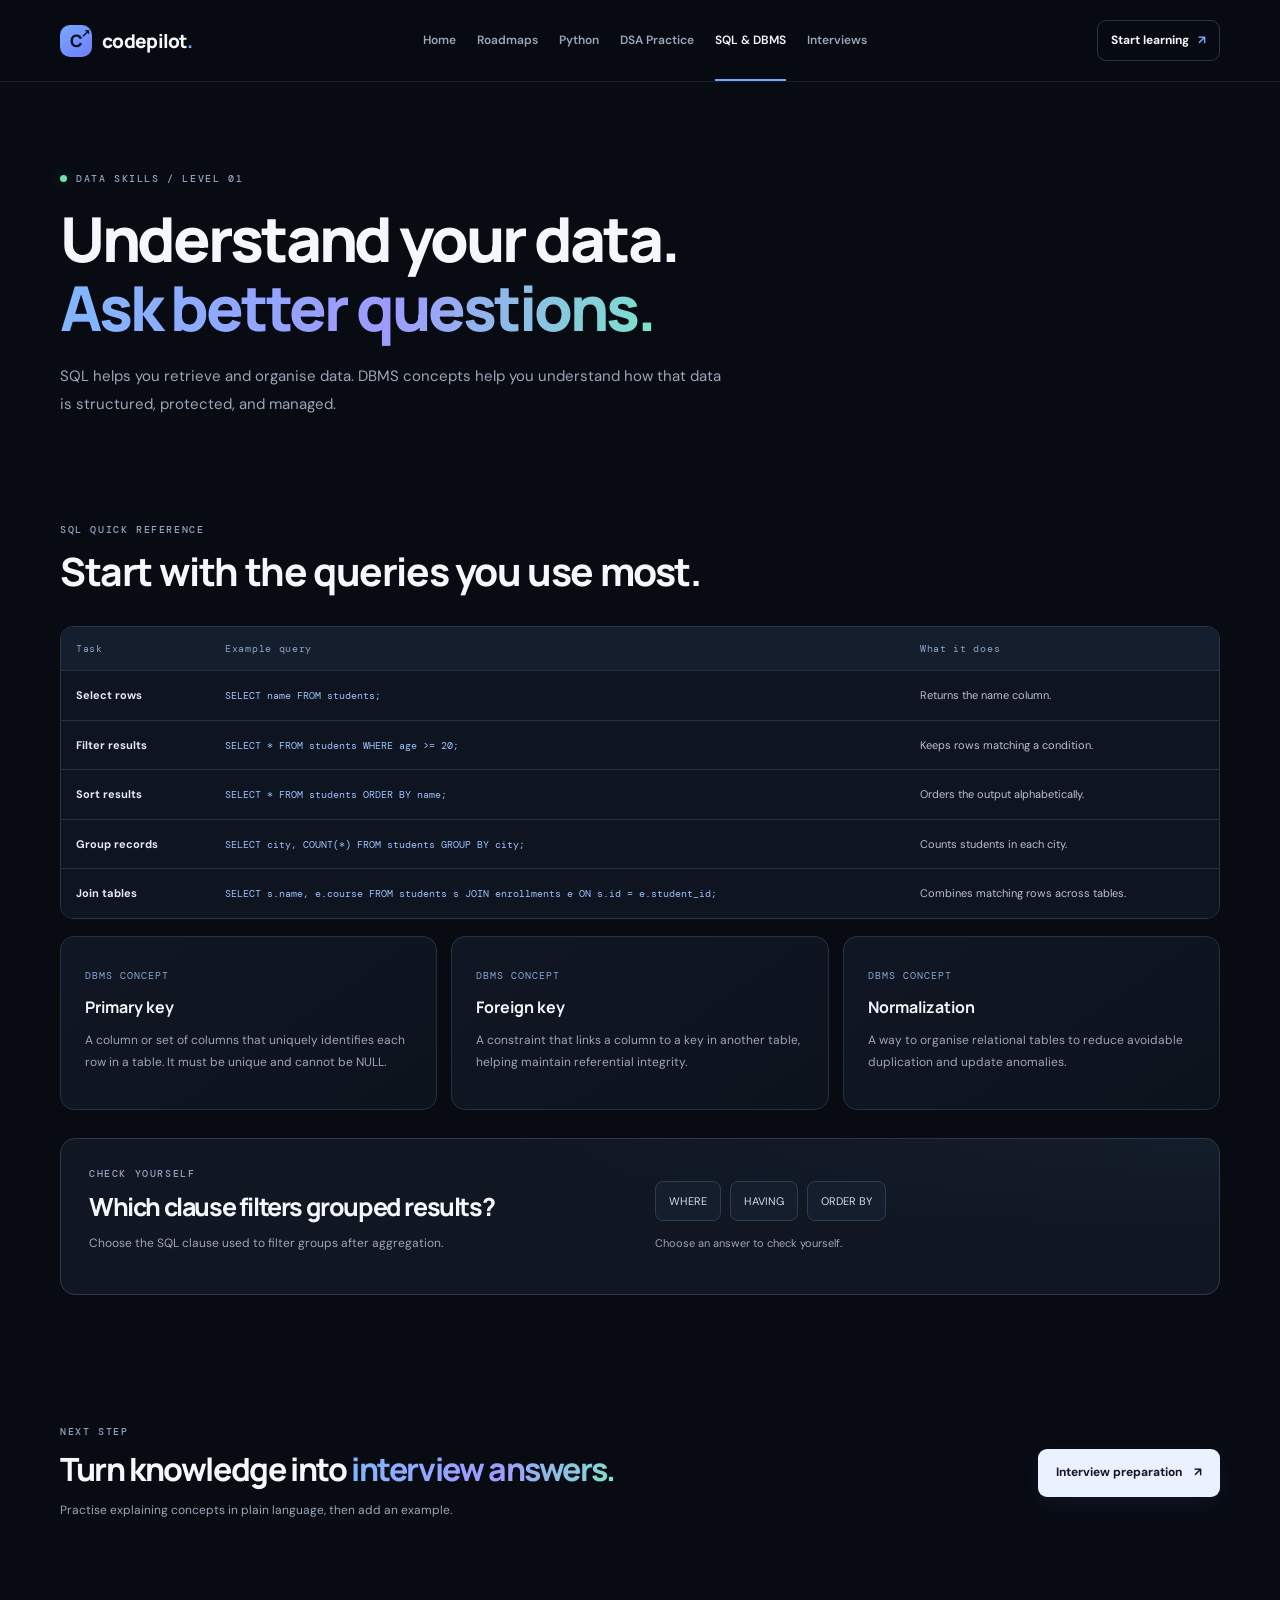
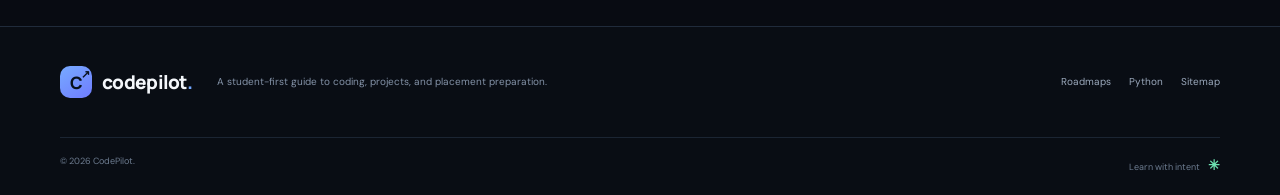
<file: sql.html>
<!doctype html>
<html lang="en"><head><meta charset="utf-8"><meta name="viewport" content="width=device-width,initial-scale=1"><title>SQL & DBMS Interview Preparation | CodePilot</title><meta name="description" content="Study SQL query basics and DBMS concepts for technical interviews, with examples of SELECT, WHERE, GROUP BY, JOIN, and keys."><meta name="robots" content="index,follow"><link rel="canonical" href="https://YOUR-SITE-NAME.pages.dev/sql.html"><meta name="theme-color" content="#080b12"><link rel="icon" href="assets/favicon.svg" type="image/svg+xml"><link rel="stylesheet" href="assets/style.css"><script defer src="assets/main.js"></script></head>
<body><header class="site-header"><a class="brand" href="index.html"><span class="brand-mark">C<span>↗</span></span><span>codepilot<span class="brand-dot">.</span></span></a><button class="menu-toggle" aria-label="Toggle navigation" aria-expanded="false">☰</button><nav class="nav"><a href="index.html">Home</a><a href="roadmap.html">Roadmaps</a><a href="python.html">Python</a><a href="dsa.html">DSA Practice</a><a class="active" href="sql.html">SQL & DBMS</a><a href="interviews.html">Interviews</a></nav><a class="header-cta" href="#sql-basics">Start learning <span>↗</span></a></header>
<main><section class="page-hero container"><div class="eyebrow"><span class="eyebrow-dot"></span> DATA SKILLS / LEVEL 01</div><h1>Understand your data.<br><span class="gradient-text">Ask better questions.</span></h1><p>SQL helps you retrieve and organise data. DBMS concepts help you understand how that data is structured, protected, and managed.</p></section><section class="section container" id="sql-basics"><div class="section-heading"><div><div class="eyebrow">SQL QUICK REFERENCE</div><h2>Start with the queries you use most.</h2></div></div><div class="sql-table-wrap"><table class="sql-table"><thead><tr><th>Task</th><th>Example query</th><th>What it does</th></tr></thead><tbody><tr><td>Select rows</td><td><code>SELECT name FROM students;</code></td><td>Returns the name column.</td></tr><tr><td>Filter results</td><td><code>SELECT * FROM students WHERE age &gt;= 20;</code></td><td>Keeps rows matching a condition.</td></tr><tr><td>Sort results</td><td><code>SELECT * FROM students ORDER BY name;</code></td><td>Orders the output alphabetically.</td></tr><tr><td>Group records</td><td><code>SELECT city, COUNT(*) FROM students GROUP BY city;</code></td><td>Counts students in each city.</td></tr><tr><td>Join tables</td><td><code>SELECT s.name, e.course FROM students s JOIN enrollments e ON s.id = e.student_id;</code></td><td>Combines matching rows across tables.</td></tr></tbody></table></div><div class="concept-grid"><article class="concept-card"><span class="card-label">DBMS CONCEPT</span><h3>Primary key</h3><p>A column or set of columns that uniquely identifies each row in a table. It must be unique and cannot be NULL.</p></article><article class="concept-card"><span class="card-label">DBMS CONCEPT</span><h3>Foreign key</h3><p>A constraint that links a column to a key in another table, helping maintain referential integrity.</p></article><article class="concept-card"><span class="card-label">DBMS CONCEPT</span><h3>Normalization</h3><p>A way to organise relational tables to reduce avoidable duplication and update anomalies.</p></article></div><div class="practice-box"><div><div class="eyebrow">CHECK YOURSELF</div><h2>Which clause filters grouped results?</h2><p>Choose the SQL clause used to filter groups after aggregation.</p></div><div class="quiz-options" data-quiz><button data-answer="wrong">WHERE</button><button data-answer="correct">HAVING</button><button data-answer="wrong">ORDER BY</button><p class="quiz-feedback" aria-live="polite">Choose an answer to check yourself.</p></div></div></section><section class="final-cta container"><div><div class="eyebrow">NEXT STEP</div><h2>Turn knowledge into <span class="gradient-text">interview answers.</span></h2><p>Practise explaining concepts in plain language, then add an example.</p></div><a class="button button-primary" href="interviews.html">Interview preparation <span>↗</span></a></section></main><footer class="site-footer"><div class="container footer-main"><a class="brand" href="index.html"><span class="brand-mark">C<span>↗</span></span><span>codepilot<span class="brand-dot">.</span></span></a><p>A student-first guide to coding, projects, and placement preparation.</p><div class="footer-links"><a href="roadmap.html">Roadmaps</a><a href="python.html">Python</a><a href="sitemap.xml">Sitemap</a></div></div><div class="container footer-bottom"><span>© <span id="year"></span> CodePilot.</span><span>Learn with intent <b>✳</b></span></div></footer></body></html>
</file>
<file: assets/style.css>
@import url('https://fonts.googleapis.com/css2?family=DM+Mono:wght@400;500&family=DM+Sans:wght@400;500;600;700&family=Manrope:wght@400;500;600;700;800&display=swap');
:root{--bg:#080b12;--bg-soft:#0c111b;--panel:#101724;--panel-2:#131d2b;--line:#222d3c;--text:#f4f7fb;--muted:#9aa7b8;--muted-2:#6e7b8e;--blue:#72a7ff;--blue-bright:#5c91ff;--purple:#b19aff;--green:#6de2b1;--orange:#ffbd7b;--radius:18px;--max:1160px}
*{box-sizing:border-box}html{scroll-behavior:smooth;scroll-padding-top:95px}body{margin:0;background:var(--bg);color:var(--text);font-family:'DM Sans',sans-serif;line-height:1.65;-webkit-font-smoothing:antialiased}a{color:inherit;text-decoration:none}button,input,textarea{font:inherit}.container{width:min(var(--max),calc(100% - 48px));margin-inline:auto}.site-header{height:82px;display:flex;align-items:center;justify-content:space-between;gap:24px;padding:0 max(24px,calc((100vw - var(--max))/2));border-bottom:1px solid rgba(150,170,200,.12);background:rgba(8,11,18,.9);backdrop-filter:blur(18px);position:sticky;top:0;z-index:50}.brand{display:flex;align-items:center;gap:10px;font:800 19px Manrope,sans-serif;letter-spacing:-.7px;white-space:nowrap}.brand-mark{width:32px;height:32px;display:grid;place-items:center;border-radius:10px;background:linear-gradient(145deg,#77aaff,#6f7cff);color:#07101e;font-size:17px;position:relative}.brand-mark span{font-size:11px;position:absolute;right:3px;top:0}.brand-dot{color:var(--blue)}.nav{display:flex;align-items:center;gap:21px}.nav a{font-size:12px;color:var(--muted);font-weight:600;transition:color .2s}.nav a:hover,.nav a.active{color:var(--text)}.nav a.active{position:relative}.nav a.active:after{content:"";height:2px;background:var(--blue);position:absolute;left:0;right:0;bottom:-31px}.header-cta{font-size:12px;font-weight:700;color:var(--text);border:1px solid #2a3647;border-radius:9px;padding:10px 13px;white-space:nowrap}.header-cta span,.text-link span{color:var(--blue);margin-left:6px}.menu-toggle{display:none;background:transparent;border:1px solid var(--line);color:var(--text);border-radius:9px;padding:8px 11px}
.hero{min-height:590px;display:grid;grid-template-columns:1.03fr .97fr;align-items:center;gap:44px;padding-top:54px;padding-bottom:58px}.eyebrow{font:500 10px 'DM Mono',monospace;letter-spacing:1.6px;color:#91a4be;display:flex;align-items:center;gap:9px}.eyebrow-dot{width:7px;height:7px;border-radius:50%;background:var(--green);box-shadow:0 0 15px #6de2b155}.hero h1,.page-hero h1{font:800 clamp(42px,5.2vw,68px)/1.12 Manrope,sans-serif;letter-spacing:-3px;margin:22px 0 20px}.gradient-text{background:linear-gradient(100deg,#83b5ff 5%,#9e9aff 55%,#7ce2cb 100%);-webkit-background-clip:text;background-clip:text;color:transparent}.hero-lede,.page-hero>p{max-width:520px;color:var(--muted);font-size:15px;line-height:1.85}.hero-actions{display:flex;gap:12px;align-items:center;flex-wrap:wrap;margin-top:28px}.button{display:inline-flex;align-items:center;justify-content:center;gap:12px;border-radius:9px;padding:13px 17px;font-weight:700;font-size:12px;transition:transform .2s,background .2s;border:1px solid transparent;cursor:pointer}.button:hover{transform:translateY(-2px)}.button-primary{background:#eaf1ff;color:#10182a;box-shadow:0 8px 25px #6d9fff12}.button-primary:hover{background:#fff}.button-quiet{color:#c4cfdd;border-color:#293547;background:transparent}.button-quiet:hover{background:#101724}.button-small{padding:8px 12px;background:#1b2737;border-color:#33445a;color:var(--text)}.proof-row{display:flex;align-items:center;gap:13px;margin-top:36px}.proof-row p{font-size:11px;color:var(--muted);margin:0}.proof-row p strong{color:#dce6f3}.avatar-stack{display:flex}.avatar-stack span{width:31px;height:31px;border-radius:50%;border:2px solid var(--bg);margin-left:-7px;background:#192a43;color:#a9c9ff;font:500 9px 'DM Mono',monospace;display:grid;place-items:center}.avatar-stack span:first-child{margin-left:0;background:#182e35;color:#81e6c2}.avatar-stack span:last-child{background:#302847;color:#cbbaff}
.hero-visual{min-height:400px;position:relative;display:grid;place-items:center;isolation:isolate}.visual-glow{position:absolute;width:340px;height:340px;background:radial-gradient(circle,#315aa033,transparent 70%);z-index:-2}.orbit{position:absolute;border:1px solid #243247;border-radius:50%;transform:rotate(-23deg);z-index:-1}.orbit-one{width:470px;height:290px}.orbit-two{width:390px;height:230px;transform:rotate(25deg);border-color:#26344a}.code-window{width:min(100%,420px);border:1px solid #2a3547;border-radius:14px;background:linear-gradient(145deg,#111a29,#0c121d);box-shadow:0 30px 100px #0008;overflow:hidden;transform:rotate(-2deg);z-index:1}.window-top{height:43px;display:flex;align-items:center;gap:15px;padding:0 15px;border-bottom:1px solid #253043;color:#74839a;font:10px 'DM Mono',monospace}.window-dots{display:flex;gap:5px}.window-dots i{display:block;width:7px;height:7px;border-radius:50%;background:#44536a}.window-dots i:first-child{background:#f47f7f}.window-dots i:nth-child(2){background:#e6be6e}.window-dots i:nth-child(3){background:#6bd5a8}.window-status{margin-left:auto;color:#6de2b1;font-size:8px}.code-content{padding:24px 20px 19px;font:12px/2.2 'DM Mono',monospace;color:#d4ddec}.line{display:flex;gap:19px;white-space:pre}.ln{color:#53627a;user-select:none}.indent{padding-left:18px}.indent2{padding-left:39px}.code-purple{color:#c4a4ff;font-weight:400}.code-blue{color:#8ab8ff;font-weight:400}.code-orange{color:#ffbd7b;font-weight:400}.code-green{color:#80e3b9;font-weight:400}.code-comment{color:#6d819b;font-weight:400}.terminal-output{border-top:1px solid #263247;margin-top:17px;padding-top:12px;color:#90a4be;font-size:10px}.terminal-arrow{color:var(--green);margin-right:8px}.cursor{display:inline-block;width:6px;height:12px;background:#7fe2b7;vertical-align:-2px;margin-left:4px;animation:blink 1s steps(2) infinite}@keyframes blink{50%{opacity:0}}.floating-card{position:absolute;display:flex;align-items:center;gap:10px;padding:12px 14px;background:#131c2a;border:1px solid #2a374a;border-radius:12px;box-shadow:0 15px 35px #0006;z-index:2}.float-one{top:52px;right:-3px}.float-two{bottom:47px;left:-9px}.float-icon{width:31px;height:31px;display:grid;place-items:center;background:#203b39;color:#7ee2b6;border-radius:9px;font-size:18px}.float-icon.purple{background:#30294a;color:#c1adff}.floating-card strong,.floating-card small{display:block}.floating-card strong{font-size:10px}.floating-card small{font-size:9px;color:var(--muted);margin-top:2px}
.stats-strip{border:1px solid #202b3b;background:#0d131e;border-radius:13px;display:grid;grid-template-columns:repeat(4,1fr);padding:21px 24px;gap:15px}.stats-strip>div{display:flex;align-items:center;gap:12px}.stats-strip strong{font:500 19px 'DM Mono',monospace;color:#8db8ff}.stats-strip span{font-size:10px;color:#a4b1c2}.stats-strip .strip-end{font:10px 'DM Mono',monospace;letter-spacing:1px;color:#6f8199;justify-content:flex-end}.strip-end span{color:var(--green);font-size:15px}
.section{padding-top:105px;padding-bottom:105px}.section-heading{display:flex;align-items:end;justify-content:space-between;gap:25px;margin-bottom:31px}.section-heading h2,.feature-inner h2,.final-cta h2,.practice-box h2{font:750 clamp(27px,3.2vw,39px)/1.2 Manrope,sans-serif;letter-spacing:-1.4px;margin:12px 0 0}.text-link{font-size:11px;font-weight:700;color:#cbd7e8;white-space:nowrap}.path-grid{display:grid;grid-template-columns:repeat(3,1fr);gap:16px}.path-card{padding:24px;border:1px solid #202c3c;border-radius:15px;background:linear-gradient(145deg,#101724,#0c111a);transition:transform .25s,border-color .25s}.path-card:hover{transform:translateY(-4px);border-color:#49648b}.card-top{display:flex;justify-content:space-between;align-items:center;margin-bottom:28px}.card-icon{width:42px;height:42px;display:grid;place-items:center;border-radius:12px;font:600 14px 'DM Mono',monospace}.icon-blue{color:#94bdff;background:#1b2d47}.icon-purple{color:#c3adff;background:#2c2542}.icon-green{color:#80e4b9;background:#1b342f}.icon-orange{color:#ffbd7b;background:#3b2c21}.card-arrow{font-size:17px;color:#7287a2}.card-label{font:10px 'DM Mono',monospace;letter-spacing:1px;color:#7185a0}.path-card h3{font:700 19px Manrope,sans-serif;letter-spacing:-.5px;margin:10px 0}.path-card p{font-size:12px;color:var(--muted);line-height:1.8;min-height:66px}.card-bottom{border-top:1px solid #263143;padding-top:15px;margin-top:22px;display:flex;align-items:center;justify-content:space-between;color:#8698af;font-size:10px}.mini-progress{width:62px;height:4px;border-radius:4px;background:#273247;overflow:hidden}.mini-progress i{display:block;height:100%;background:linear-gradient(90deg,#6e9fff,#82e2ca);border-radius:4px}
.feature-band{background:radial-gradient(ellipse at 15% 50%,#1b2d4933,transparent 55%),#0c111b;border-top:1px solid #1e2a3a;border-bottom:1px solid #1e2a3a}.feature-inner{display:grid;grid-template-columns:.9fr 1.1fr;gap:75px;align-items:center;padding-top:82px;padding-bottom:82px}.feature-inner h2{margin-top:15px}.feature-inner p{max-width:430px;color:var(--muted);font-size:13px;line-height:1.9;margin:18px 0 25px}.checklist-card{background:#111a27;border:1px solid #29364a;border-radius:15px;padding:22px}.checklist-head{display:flex;align-items:center;gap:12px;padding-bottom:17px;border-bottom:1px solid #293346}.checklist-symbol{width:33px;height:33px;display:grid;place-items:center;border-radius:9px;background:#1b3832;color:var(--green)}.checklist-head strong,.checklist-head small{display:block}.checklist-head strong{font-size:12px}.checklist-head small{color:var(--muted);font-size:10px}.tag{font:9px 'DM Mono',monospace;letter-spacing:.6px;color:#a6c4ff;border:1px solid #344963;background:#19283b;border-radius:5px;padding:5px 7px;white-space:nowrap;margin-left:auto}.task-row{display:flex;align-items:center;gap:12px;padding:16px 0;border-bottom:1px solid #222e3e;cursor:pointer}.task-row input,.topic-card input{accent-color:#7eaaff;width:15px;height:15px}.task-row span{flex:1}.task-row b,.task-row small{display:block}.task-row b{font-size:11px;font-weight:600}.task-row small{font-size:10px;color:var(--muted);margin-top:2px}.task-row em{font-style:normal;font:10px 'DM Mono',monospace;color:#8294ac}.task-row:has(input:checked) b{text-decoration:line-through;color:#8090a5}.checklist-foot{display:flex;justify-content:space-between;padding-top:17px;font-size:9px;color:#788ba4}.checklist-foot span:last-child{color:#9bb4d5}
.quote-panel{display:flex;align-items:center;gap:27px;position:relative;overflow:hidden;border:1px solid #243146;background:linear-gradient(110deg,#111a29,#0b1019);border-radius:16px;padding:37px 42px}.quote-mark{font:80px Georgia,serif;color:#6b9eff;line-height:.8;align-self:flex-start}.quote-panel p{font:600 20px/1.5 Manrope,sans-serif;letter-spacing:-.5px;max-width:670px;margin:0 0 12px}.quote-panel span{font:10px 'DM Mono',monospace;letter-spacing:1.3px;color:#8a9db7}.quote-decoration{font:800 75px Manrope,sans-serif;color:#ffffff08;margin-left:auto;letter-spacing:-8px}.quote-decoration span{color:#82aaff}
.final-cta{display:flex;align-items:center;justify-content:space-between;gap:30px;padding-top:25px;padding-bottom:105px}.final-cta h2{font-size:32px}.final-cta p{font-size:12px;color:var(--muted);margin:13px 0 0}.site-footer{border-top:1px solid #202b3b;background:#090d14}.footer-main{min-height:110px;display:flex;align-items:center;gap:25px}.footer-main>p{font-size:10px;color:#8493a8;margin-right:auto}.footer-links{display:flex;gap:18px}.footer-links a{font-size:10px;color:#9ba9bc}.footer-links a:hover{color:#fff}.footer-bottom{border-top:1px solid #1b2533;padding-top:16px;padding-bottom:18px;display:flex;justify-content:space-between;color:#6d7c90;font-size:9px}.footer-bottom b{color:var(--green);font-size:14px;margin-left:6px}
.page-hero{padding-top:90px;padding-bottom:55px}.page-hero h1{font-size:clamp(42px,5.4vw,62px);margin-top:19px}.page-hero>p{max-width:670px}.page-hero .hero-actions{margin-top:25px}.page-hero+.section{padding-top:35px}.roadmap-list{border-top:1px solid #263244}.roadmap-step{display:grid;grid-template-columns:62px 1fr 190px;gap:25px;padding:28px 5px;border-bottom:1px solid #263244}.step-number{font:500 20px 'DM Mono',monospace;color:#7eaaff;padding-top:2px}.step-content h3{font:700 20px Manrope,sans-serif;letter-spacing:-.5px;margin:7px 0}.step-content p{font-size:12px;color:var(--muted);max-width:650px;line-height:1.85}.step-content .text-link{display:inline-block;margin-top:8px}.step-side{border-left:1px solid #273346;padding-left:20px;align-self:center}.step-side b,.step-side span{display:block}.step-side b{font:10px 'DM Mono',monospace;color:#8ea7c7;text-transform:uppercase;letter-spacing:1px}.step-side span{font-size:11px;color:var(--muted);margin-top:7px}.chip-row{display:flex;flex-wrap:wrap;gap:7px;margin:14px 0}.chip-row span{font-size:10px;color:#9eafc4;background:#141e2c;border:1px solid #2a3748;padding:4px 9px;border-radius:5px}
.lesson-grid{display:grid;grid-template-columns:repeat(2,1fr);gap:16px}.lesson-card,.concept-card,.interview-card,.about-panel{background:linear-gradient(145deg,#101724,#0d131d);border:1px solid #253144;border-radius:14px;padding:24px}.lesson-number{font:11px 'DM Mono',monospace;color:#85b4ff}.lesson-card h3,.concept-card h3,.interview-card h3,.about-panel h2{font:700 19px Manrope,sans-serif;margin:9px 0}.lesson-card p,.concept-card p,.interview-card p,.about-panel p{font-size:12px;color:var(--muted);line-height:1.8}.lesson-card pre{overflow:auto;background:#080d15;border:1px solid #202c3c;border-radius:9px;padding:16px;color:#b8d1f2;font:11px/1.8 'DM Mono',monospace}.lesson-card code,.practice-box code,.sql-table code{font-family:'DM Mono',monospace;color:#9dc1ff}.lesson-card .tip{color:#8ddbb8;font-size:11px}.practice-box{margin-top:28px;padding:28px;border:1px solid #2b394d;border-radius:15px;background:radial-gradient(ellipse at 100% 0%,#2a3e5a24,transparent 45%),#101723;display:grid;grid-template-columns:1fr 1fr;gap:30px;align-items:center}.practice-box h2{font-size:25px}.practice-box p{font-size:12px;color:var(--muted)}.quiz-options{display:flex;flex-wrap:wrap;gap:9px;align-items:center}.quiz-options button{border:1px solid #2e3d52;background:#141e2c;color:#d2dce9;border-radius:8px;padding:10px 13px;font-size:11px;cursor:pointer}.quiz-options button:hover{border-color:#7399d2}.quiz-options button.correct-answer{border-color:#56bd95;background:#16362d;color:#a2f2d0}.quiz-options button.wrong-answer{border-color:#b96e6e;background:#3a2026;color:#ffc4c4}.quiz-feedback{flex-basis:100%;margin:4px 0 0;font-size:11px!important}.feedback-good{color:#8ce4ba!important}
.topic-grid{display:grid;grid-template-columns:repeat(2,1fr);gap:12px}.topic-card{display:flex;align-items:center;gap:13px;border:1px solid #273448;background:#101723;padding:17px;border-radius:11px;cursor:pointer}.topic-card>span:nth-of-type(2){flex:1}.topic-card b,.topic-card small{display:block}.topic-card b{font-size:12px}.topic-card small{font-size:10px;color:var(--muted);margin-top:3px}.topic-id{font:10px 'DM Mono',monospace;color:#82adf5}.topic-card:has(input:checked){border-color:#4c806f;background:#11251f}.topic-card:has(input:checked) b{color:#9ce8c6}.progress-panel{display:flex;align-items:center;justify-content:space-between;gap:20px;margin-top:20px;padding:20px;border:1px solid #263447;border-radius:12px}.progress-panel strong{font-size:12px}.progress-panel p{font-size:10px;color:var(--muted);margin:4px 0 0}.progress-value{width:150px}.progress-value b{display:block;text-align:right;font:12px 'DM Mono',monospace;color:#94bcff;margin-bottom:8px}.progress-track{height:5px;background:#293549;border-radius:5px;overflow:hidden}.progress-track i{height:100%;display:block;width:0;background:linear-gradient(90deg,#78a9ff,#70e0ba);transition:width .2s}.numbered-list{padding-left:22px;color:#c2cedd;font-size:12px;line-height:2.1}
.sql-table-wrap{overflow-x:auto;border:1px solid #29364a;border-radius:13px}.sql-table{width:100%;border-collapse:collapse;min-width:700px;background:#0e1520}.sql-table th{text-align:left;font:10px 'DM Mono',monospace;letter-spacing:.7px;color:#8ca5c7;background:#141e2c}.sql-table th,.sql-table td{padding:15px;border-bottom:1px solid #263244}.sql-table td{font-size:11px;color:#b6c2d2}.sql-table td:first-child{font-weight:700;color:#e4ebf5}.sql-table tr:last-child td{border-bottom:0}.sql-table code{font-size:10px}.concept-grid{display:grid;grid-template-columns:repeat(3,1fr);gap:14px;margin-top:17px}.concept-card .card-label{color:#85a6d2}.concept-card h3{font-size:16px}.interview-grid{display:grid;grid-template-columns:repeat(2,1fr);gap:15px}.interview-card .card-icon{margin-bottom:20px}.interview-card ul{padding-left:17px;color:#9eafc3;font-size:11px;line-height:2}.prompt-template{border:1px solid #29384b;border-radius:12px;background:#0c121c;padding:17px}.prompt-template p{margin:5px 0;font-size:11px}.prompt-template p b{color:#c8d7ed}.prompt-template textarea{width:100%;margin-top:14px;background:#101a28;border:1px solid #304057;border-radius:8px;color:var(--text);padding:12px;resize:vertical;font-size:12px;outline:none}.prompt-template textarea:focus{border-color:#779ee0}.notes-actions{display:flex;align-items:center;justify-content:space-between;gap:12px;margin-top:9px}.notes-actions span{font-size:9px;color:#8da1bb}
.about-grid{display:grid;grid-template-columns:1fr 1fr;gap:16px}.about-panel{padding:30px}.about-panel h2{font-size:24px;margin-top:14px}.principle-grid{display:grid;grid-template-columns:repeat(3,1fr);gap:15px}.principle-grid>div{border-top:1px solid #334258;padding:18px 5px}.principle-grid b{font:11px 'DM Mono',monospace;color:#91b7f6}.principle-grid p{font-size:12px;color:var(--muted)}.notice{margin-top:30px;border-left:3px solid #719cff;background:#101a29;padding:18px 20px}.notice b{font-size:12px}.notice p{font-size:11px;color:var(--muted);margin-bottom:0}
@media(max-width:1000px){.site-header{gap:14px}.nav{gap:12px}.nav a{font-size:11px}.header-cta{display:none}.hero{gap:25px}.floating-card.float-one{right:-10px}.floating-card.float-two{left:-10px}.stats-strip{grid-template-columns:repeat(2,1fr)}.stats-strip .strip-end{justify-content:flex-start}.feature-inner{gap:35px}}
@media(max-width:760px){.container{width:min(100% - 34px,var(--max))}.site-header{height:70px;padding:0 17px;justify-content:space-between}.menu-toggle{display:block;margin-left:auto}.nav{display:none;position:absolute;top:69px;left:0;right:0;background:#0b111b;border-bottom:1px solid #263244;padding:14px 18px 18px;flex-direction:column;align-items:stretch;gap:0}.nav.nav-open{display:flex}.nav a{padding:12px 5px;font-size:13px;border-bottom:1px solid #1d2939}.nav a.active:after{display:none}.hero{grid-template-columns:1fr;padding-top:55px;gap:10px}.hero h1,.page-hero h1{font-size:clamp(39px,10vw,58px);letter-spacing:-2px}.hero-visual{min-height:350px;margin:0 6px}.code-window{transform:none}.orbit-one{width:370px;height:230px}.orbit-two{width:320px;height:190px}.floating-card{padding:9px 10px}.float-one{top:15px;right:-4px}.float-two{bottom:15px;left:-4px}.stats-strip{padding:17px;gap:18px}.stats-strip>div{align-items:flex-start;flex-direction:column;gap:5px}.stats-strip .strip-end{font-size:9px}.section{padding-top:70px;padding-bottom:70px}.section-heading{align-items:flex-start;flex-direction:column;gap:13px}.path-grid,.lesson-grid,.topic-grid,.concept-grid,.interview-grid,.about-grid,.principle-grid{grid-template-columns:1fr}.path-card p{min-height:0}.feature-inner{grid-template-columns:1fr;gap:35px;padding-top:65px;padding-bottom:65px}.quote-panel{padding:25px 22px;gap:15px}.quote-mark{font-size:55px}.quote-panel p{font-size:16px}.quote-decoration{display:none}.final-cta{align-items:flex-start;flex-direction:column;padding-bottom:70px}.final-cta h2{font-size:28px}.footer-main{align-items:flex-start;flex-direction:column;padding-top:25px;padding-bottom:25px;gap:12px}.footer-main>p{margin:0}.footer-links{flex-wrap:wrap}.footer-bottom{gap:10px;flex-wrap:wrap}.page-hero{padding-top:65px;padding-bottom:30px}.page-hero+.section{padding-top:25px}.roadmap-step{grid-template-columns:35px 1fr;gap:15px;padding:23px 0}.step-side{grid-column:2;border-left:0;border-top:1px solid #273346;padding:12px 0 0}.practice-box{grid-template-columns:1fr;padding:22px;gap:16px}.progress-panel{align-items:flex-start;flex-direction:column}.progress-value{width:100%}.sql-table th,.sql-table td{padding:12px}.about-panel{padding:24px}}
@media(prefers-reduced-motion:reduce){*,*::before,*::after{scroll-behavior:auto!important;animation:none!important;transition:none!important}}
</file>
